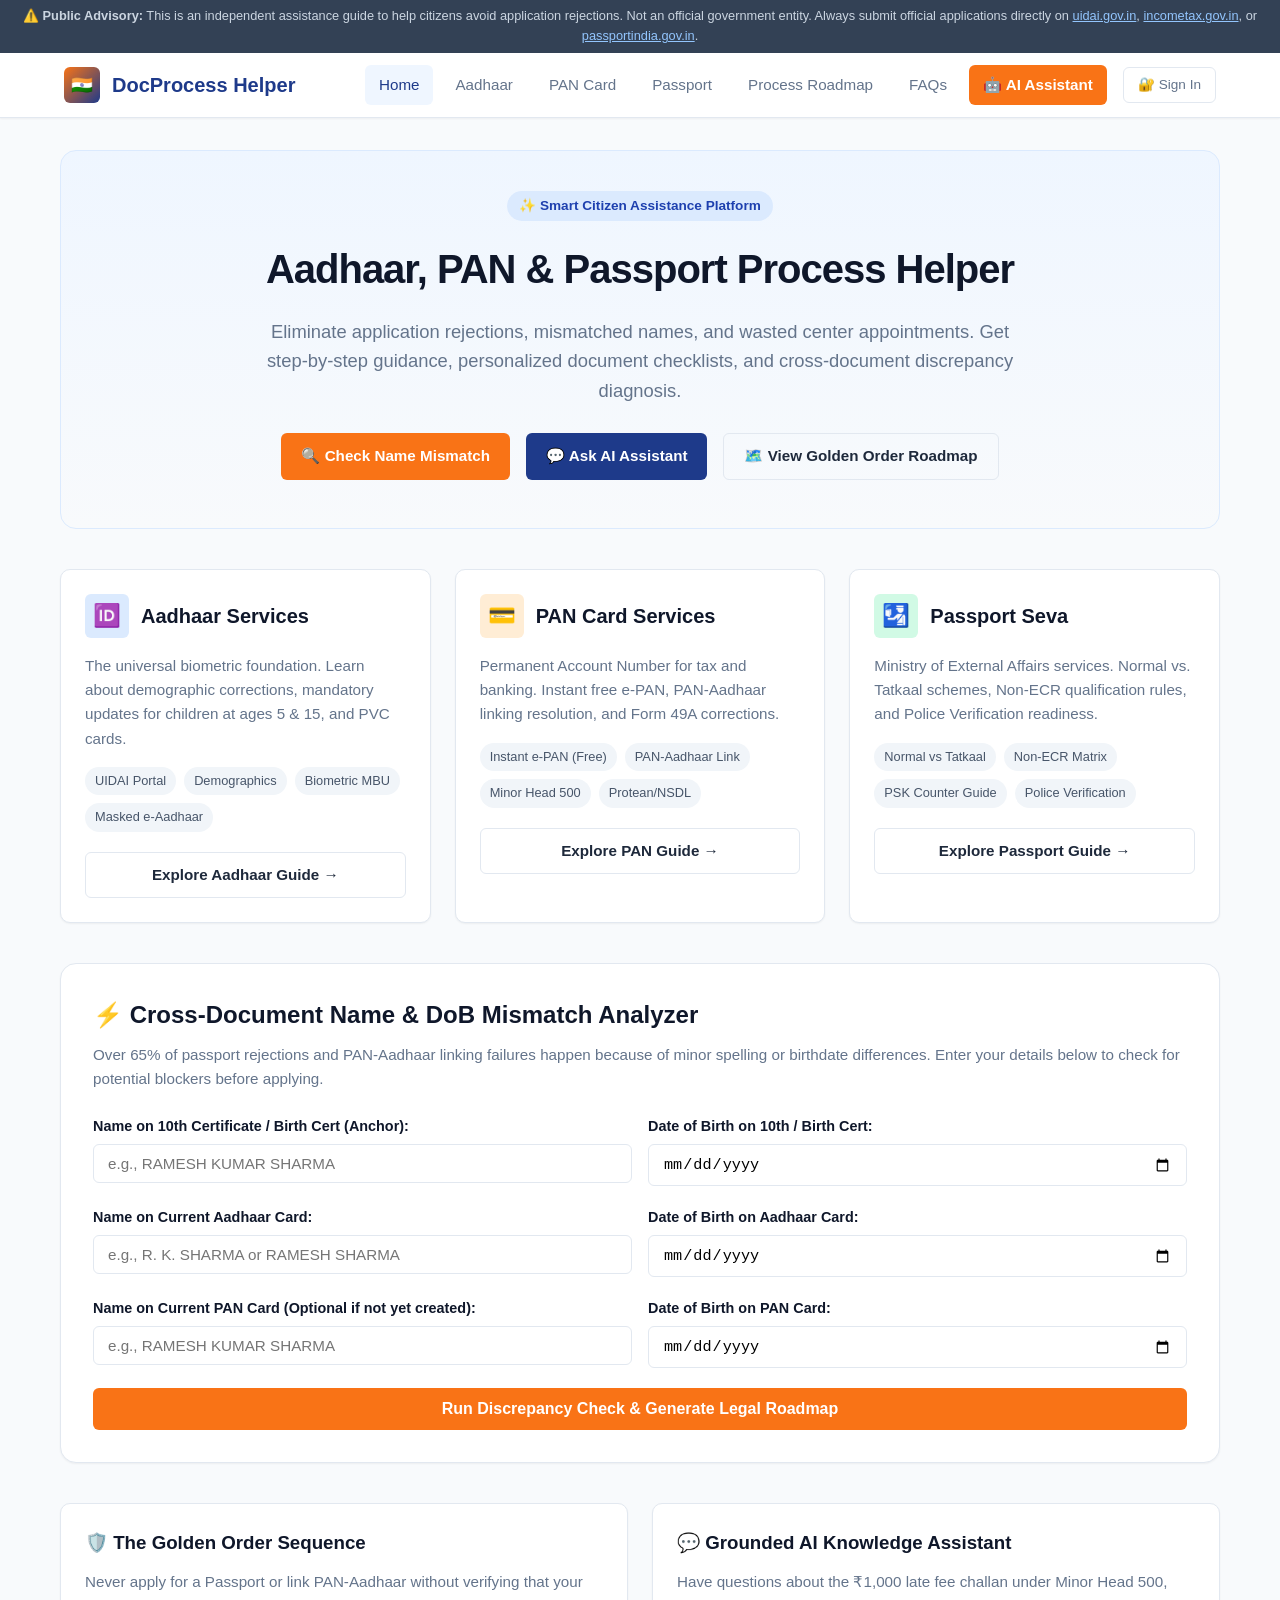
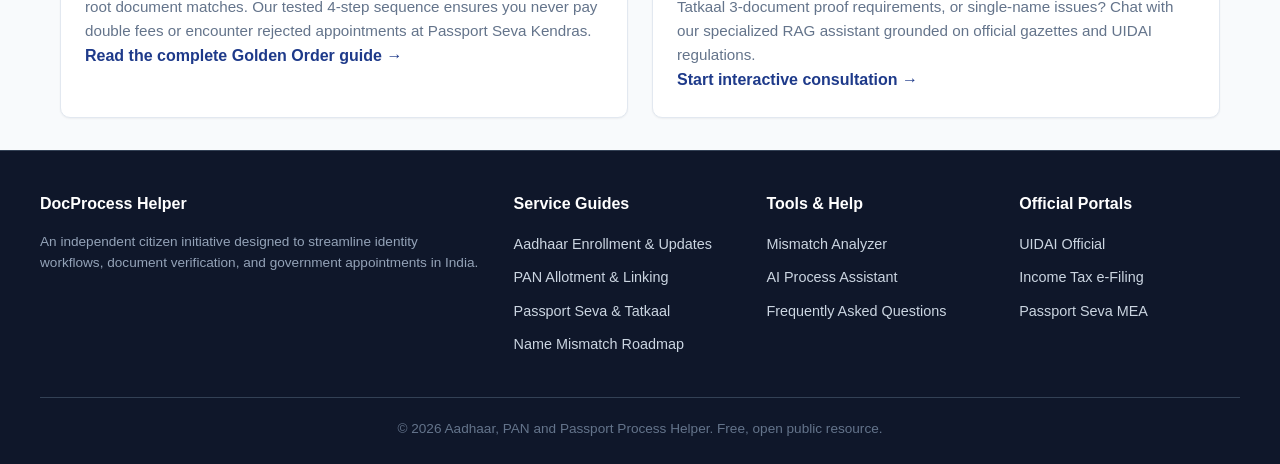
<file: frontend/pages/index.html>
<!DOCTYPE html>
<html lang="en">
<head>
  <meta charset="UTF-8">
  <meta name="viewport" content="width=device-width, initial-scale=1.0">
  <title>Aadhaar, PAN and Passport Process Helper | Citizen Guide</title>
  <link rel="stylesheet" href="../css/style.css">
  <link rel="stylesheet" href="../css/responsive.css">
</head>
<body>

  <!-- Official Advisory Disclaimer -->
  <aside class="gov-disclaimer-bar">
    <span>⚠️ <strong>Public Advisory:</strong> This is an independent assistance guide to help citizens avoid application rejections. Not an official government entity. Always submit official applications directly on <a href="https://uidai.gov.in" target="_blank" rel="noopener">uidai.gov.in</a>, <a href="https://incometax.gov.in" target="_blank" rel="noopener">incometax.gov.in</a>, or <a href="https://passportindia.gov.in" target="_blank" rel="noopener">passportindia.gov.in</a>.</span>
  </aside>

  <!-- Navigation Header -->
  <header class="site-header">
    <div class="header-container">
      <a href="index.html" class="brand-logo">
        <div class="brand-icon">🇮🇳</div>
        <span>DocProcess Helper</span>
      </a>

      <button class="mobile-menu-btn" aria-label="Toggle navigation">☰</button>

      <nav class="main-nav">
        <a href="index.html" class="active">Home</a>
        <a href="aadhaar.html">Aadhaar</a>
        <a href="pan.html">PAN Card</a>
        <a href="passport.html">Passport</a>
        <a href="process-guide.html">Process Roadmap</a>
        <a href="faq.html">FAQs</a>
        <a href="chatbot.html" class="nav-cta">🤖 AI Assistant</a>
      </nav>
    </div>
  </header>

  <!-- Main Content -->
  <main class="content-area">

    <!-- Hero Section -->
    <section class="hero-section">
      <div class="hero-badge">✨ Smart Citizen Assistance Platform</div>
      <h1 class="hero-title">Aadhaar, PAN & Passport Process Helper</h1>
      <p class="hero-subtitle">
        Eliminate application rejections, mismatched names, and wasted center appointments. 
        Get step-by-step guidance, personalized document checklists, and cross-document discrepancy diagnosis.
      </p>
      <div class="hero-actions">
        <a href="#mismatch-tool" class="btn btn-accent">🔍 Check Name Mismatch</a>
        <a href="chatbot.html" class="btn btn-primary">💬 Ask AI Assistant</a>
        <a href="process-guide.html" class="btn btn-outline">🗺️ View Golden Order Roadmap</a>
      </div>
    </section>

    <!-- Core 3 Services Overview Cards -->
    <section class="grid-3">
      <!-- Aadhaar Card -->
      <div class="card">
        <div class="card-header">
          <div class="card-icon blue">🆔</div>
          <h2 class="card-title">Aadhaar Services</h2>
        </div>
        <div class="card-body">
          <p>The universal biometric foundation. Learn about demographic corrections, mandatory updates for children at ages 5 & 15, and PVC cards.</p>
          <div class="pill-list">
            <span class="pill">UIDAI Portal</span>
            <span class="pill">Demographics</span>
            <span class="pill">Biometric MBU</span>
            <span class="pill">Masked e-Aadhaar</span>
          </div>
          <a href="aadhaar.html" class="btn btn-outline" style="width: 100%;">Explore Aadhaar Guide →</a>
        </div>
      </div>

      <!-- PAN Card -->
      <div class="card">
        <div class="card-header">
          <div class="card-icon orange">💳</div>
          <h2 class="card-title">PAN Card Services</h2>
        </div>
        <div class="card-body">
          <p>Permanent Account Number for tax and banking. Instant free e-PAN, PAN-Aadhaar linking resolution, and Form 49A corrections.</p>
          <div class="pill-list">
            <span class="pill">Instant e-PAN (Free)</span>
            <span class="pill">PAN-Aadhaar Link</span>
            <span class="pill">Minor Head 500</span>
            <span class="pill">Protean/NSDL</span>
          </div>
          <a href="pan.html" class="btn btn-outline" style="width: 100%;">Explore PAN Guide →</a>
        </div>
      </div>

      <!-- Passport Card -->
      <div class="card">
        <div class="card-header">
          <div class="card-icon emerald">🛂</div>
          <h2 class="card-title">Passport Seva</h2>
        </div>
        <div class="card-body">
          <p>Ministry of External Affairs services. Normal vs. Tatkaal schemes, Non-ECR qualification rules, and Police Verification readiness.</p>
          <div class="pill-list">
            <span class="pill">Normal vs Tatkaal</span>
            <span class="pill">Non-ECR Matrix</span>
            <span class="pill">PSK Counter Guide</span>
            <span class="pill">Police Verification</span>
          </div>
          <a href="passport.html" class="btn btn-outline" style="width: 100%;">Explore Passport Guide →</a>
        </div>
      </div>
    </section>

    <!-- Cross-Document Discrepancy Analyzer Tool -->
    <section id="mismatch-tool" class="tool-box">
      <div class="tool-header">
        <h2 class="tool-title">⚡ Cross-Document Name & DoB Mismatch Analyzer</h2>
        <p style="color: var(--text-muted); font-size: 0.95rem;">
          Over 65% of passport rejections and PAN-Aadhaar linking failures happen because of minor spelling or birthdate differences. Enter your details below to check for potential blockers before applying.
        </p>
      </div>

      <form id="mismatch-form">
        <div class="form-row">
          <div class="form-group">
            <label for="input-10th-name">Name on 10th Certificate / Birth Cert (Anchor):</label>
            <input type="text" id="input-10th-name" placeholder="e.g., RAMESH KUMAR SHARMA" required>
          </div>
          <div class="form-group">
            <label for="input-10th-dob">Date of Birth on 10th / Birth Cert:</label>
            <input type="date" id="input-10th-dob">
          </div>
        </div>

        <div class="form-row">
          <div class="form-group">
            <label for="input-aadhaar-name">Name on Current Aadhaar Card:</label>
            <input type="text" id="input-aadhaar-name" placeholder="e.g., R. K. SHARMA or RAMESH SHARMA" required>
          </div>
          <div class="form-group">
            <label for="input-aadhaar-dob">Date of Birth on Aadhaar Card:</label>
            <input type="date" id="input-aadhaar-dob">
          </div>
        </div>

        <div class="form-row">
          <div class="form-group">
            <label for="input-pan-name">Name on Current PAN Card (Optional if not yet created):</label>
            <input type="text" id="input-pan-name" placeholder="e.g., RAMESH KUMAR SHARMA">
          </div>
          <div class="form-group">
            <label for="input-pan-dob">Date of Birth on PAN Card:</label>
            <input type="date" id="input-pan-dob">
          </div>
        </div>

        <button type="submit" class="btn btn-accent" style="width: 100%; padding: 12px; font-size: 1rem;">
          Run Discrepancy Check & Generate Legal Roadmap
        </button>
      </form>

      <!-- Results Box -->
      <div id="mismatch-result" class="diagnosis-container"></div>
    </section>

    <!-- Why Us / Value Proposition -->
    <section class="grid-2">
      <div class="card">
        <h3 style="color: var(--secondary); margin-bottom: 12px;">🛡️ The Golden Order Sequence</h3>
        <p style="color: var(--text-muted); font-size: 0.95rem; line-height: 1.6;">
          Never apply for a Passport or link PAN-Aadhaar without verifying that your root document matches.
          Our tested 4-step sequence ensures you never pay double fees or encounter rejected appointments at Passport Seva Kendras.
        </p>
        <a href="process-guide.html" style="color: var(--primary); font-weight: 600; text-decoration: none;">Read the complete Golden Order guide →</a>
      </div>

      <div class="card">
        <h3 style="color: var(--secondary); margin-bottom: 12px;">💬 Grounded AI Knowledge Assistant</h3>
        <p style="color: var(--text-muted); font-size: 0.95rem; line-height: 1.6;">
          Have questions about the ₹1,000 late fee challan under Minor Head 500, Tatkaal 3-document proof requirements, or single-name issues?
          Chat with our specialized RAG assistant grounded on official gazettes and UIDAI regulations.
        </p>
        <a href="chatbot.html" style="color: var(--primary); font-weight: 600; text-decoration: none;">Start interactive consultation →</a>
      </div>
    </section>

  </main>

  <!-- Footer -->
  <footer class="site-footer">
    <div class="footer-container">
      <div class="footer-col">
        <h4 style="color: white;">DocProcess Helper</h4>
        <p style="font-size: 0.85rem; color: #94a3b8; line-height: 1.6;">
          An independent citizen initiative designed to streamline identity workflows, document verification, and government appointments in India.
        </p>
      </div>

      <div class="footer-col">
        <h4>Service Guides</h4>
        <ul>
          <li><a href="aadhaar.html">Aadhaar Enrollment & Updates</a></li>
          <li><a href="pan.html">PAN Allotment & Linking</a></li>
          <li><a href="passport.html">Passport Seva & Tatkaal</a></li>
          <li><a href="process-guide.html">Name Mismatch Roadmap</a></li>
        </ul>
      </div>

      <div class="footer-col">
        <h4>Tools & Help</h4>
        <ul>
          <li><a href="#mismatch-tool">Mismatch Analyzer</a></li>
          <li><a href="chatbot.html">AI Process Assistant</a></li>
          <li><a href="faq.html">Frequently Asked Questions</a></li>
        </ul>
      </div>

      <div class="footer-col">
        <h4>Official Portals</h4>
        <ul>
          <li><a href="https://uidai.gov.in" target="_blank" rel="noopener">UIDAI Official</a></li>
          <li><a href="https://incometax.gov.in" target="_blank" rel="noopener">Income Tax e-Filing</a></li>
          <li><a href="https://passportindia.gov.in" target="_blank" rel="noopener">Passport Seva MEA</a></li>
        </ul>
      </div>
    </div>

    <div class="footer-bottom">
      <p>© 2026 Aadhaar, PAN and Passport Process Helper. Free, open public resource.</p>
    </div>
  </footer>

  <script src="../js/main.js"></script>
</body>
</html>
</file>
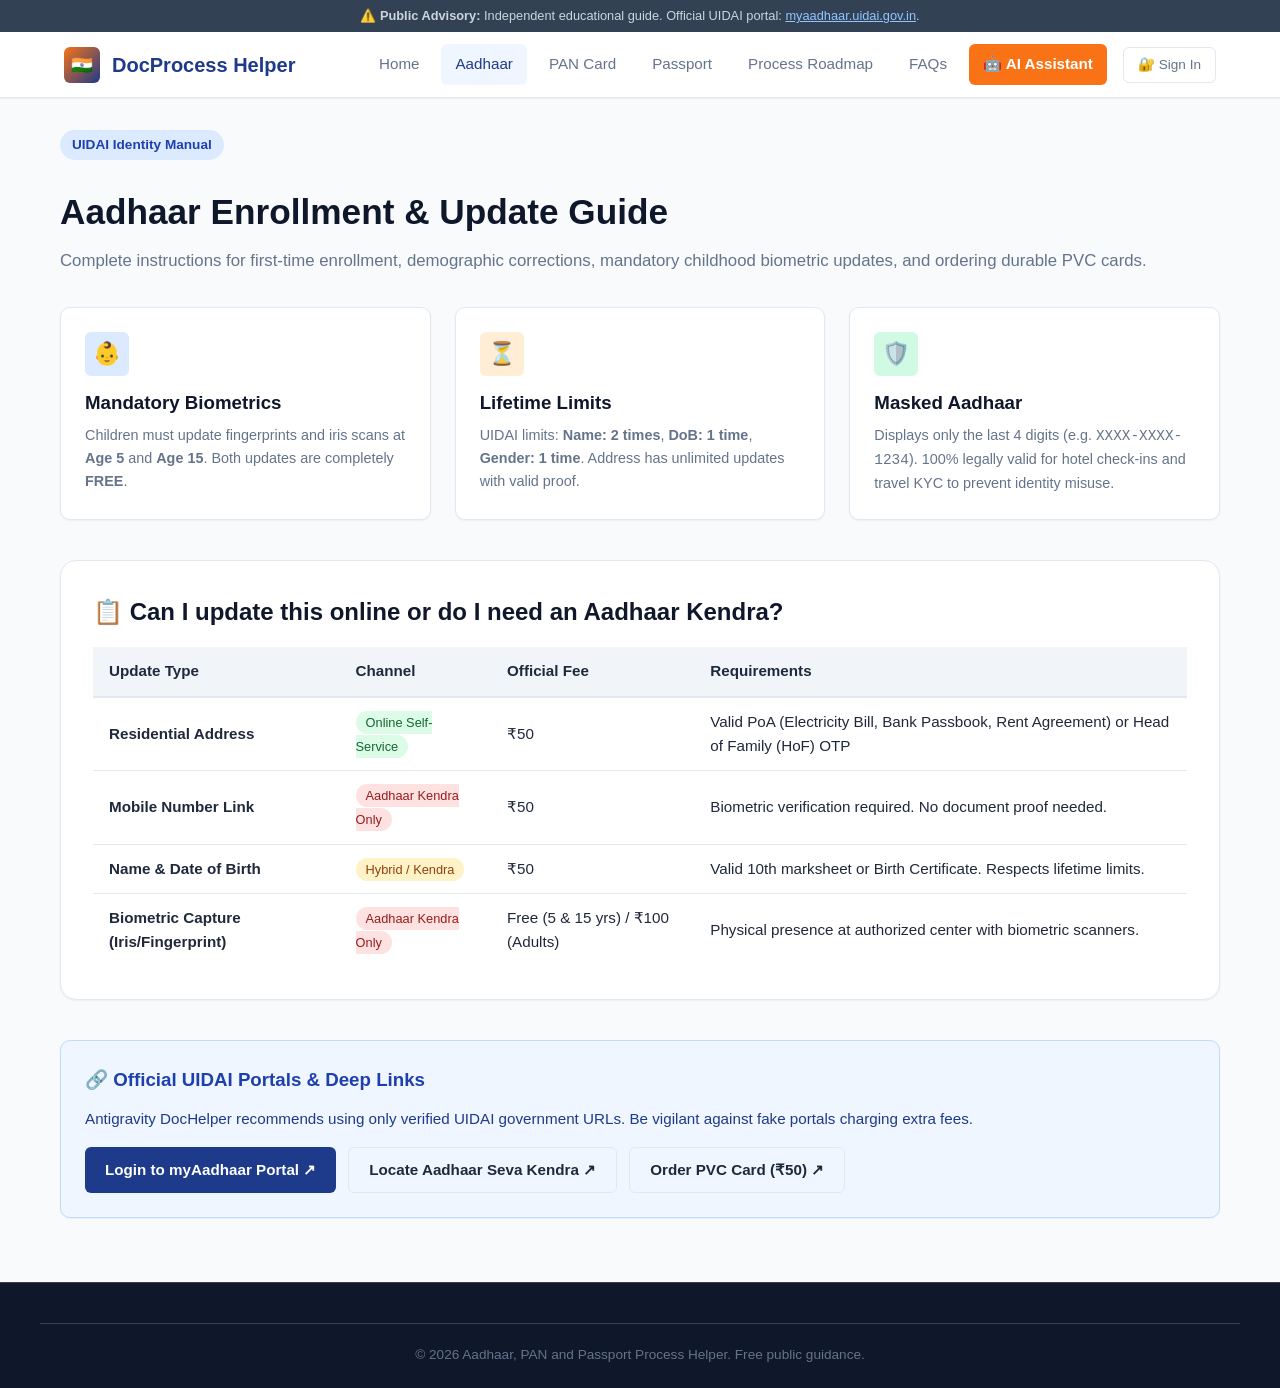
<file: frontend/pages/aadhaar.html>
<!DOCTYPE html>
<html lang="en">
<head>
  <meta charset="UTF-8">
  <meta name="viewport" content="width=device-width, initial-scale=1.0">
  <title>Aadhaar Card Complete Process Guide | Enrollment, Updates & Rules</title>
  <link rel="stylesheet" href="../css/style.css">
  <link rel="stylesheet" href="../css/responsive.css">
</head>
<body>

  <aside class="gov-disclaimer-bar">
    <span>⚠️ <strong>Public Advisory:</strong> Independent educational guide. Official UIDAI portal: <a href="https://myaadhaar.uidai.gov.in" target="_blank" rel="noopener">myaadhaar.uidai.gov.in</a>.</span>
  </aside>

  <header class="site-header">
    <div class="header-container">
      <a href="index.html" class="brand-logo">
        <div class="brand-icon">🇮🇳</div>
        <span>DocProcess Helper</span>
      </a>
      <button class="mobile-menu-btn" aria-label="Toggle navigation">☰</button>
      <nav class="main-nav">
        <a href="index.html">Home</a>
        <a href="aadhaar.html" class="active">Aadhaar</a>
        <a href="pan.html">PAN Card</a>
        <a href="passport.html">Passport</a>
        <a href="process-guide.html">Process Roadmap</a>
        <a href="faq.html">FAQs</a>
        <a href="chatbot.html" class="nav-cta">🤖 AI Assistant</a>
      </nav>
    </div>
  </header>

  <main class="content-area">
    <div style="margin-bottom: 32px;">
      <span class="hero-badge">UIDAI Identity Manual</span>
      <h1 style="font-size: 2.2rem; color: var(--secondary); margin: 8px 0;">Aadhaar Enrollment & Update Guide</h1>
      <p style="color: var(--text-muted); font-size: 1.05rem;">
        Complete instructions for first-time enrollment, demographic corrections, mandatory childhood biometric updates, and ordering durable PVC cards.
      </p>
    </div>

    <!-- Quick Stats Grid -->
    <div class="grid-3">
      <div class="card">
        <div class="card-icon blue">👶</div>
        <h3 style="margin: 12px 0 6px; color: var(--secondary);">Mandatory Biometrics</h3>
        <p style="font-size: 0.9rem; color: var(--text-muted);">
          Children must update fingerprints and iris scans at <strong>Age 5</strong> and <strong>Age 15</strong>. Both updates are completely <strong>FREE</strong>.
        </p>
      </div>

      <div class="card">
        <div class="card-icon orange">⏳</div>
        <h3 style="margin: 12px 0 6px; color: var(--secondary);">Lifetime Limits</h3>
        <p style="font-size: 0.9rem; color: var(--text-muted);">
          UIDAI limits: <strong>Name: 2 times</strong>, <strong>DoB: 1 time</strong>, <strong>Gender: 1 time</strong>. Address has unlimited updates with valid proof.
        </p>
      </div>

      <div class="card">
        <div class="card-icon emerald">🛡️</div>
        <h3 style="margin: 12px 0 6px; color: var(--secondary);">Masked Aadhaar</h3>
        <p style="font-size: 0.9rem; color: var(--text-muted);">
          Displays only the last 4 digits (e.g. <code>XXXX-XXXX-1234</code>). 100% legally valid for hotel check-ins and travel KYC to prevent identity misuse.
        </p>
      </div>
    </div>

    <!-- Online vs In-Person Decision Guide -->
    <section class="tool-box">
      <h2 class="tool-title">📋 Can I update this online or do I need an Aadhaar Kendra?</h2>
      <div style="overflow-x: auto; margin-top: 16px;">
        <table style="width: 100%; border-collapse: collapse; text-align: left; font-size: 0.95rem;">
          <thead>
            <tr style="background: #f1f5f9; border-bottom: 2px solid var(--border);">
              <th style="padding: 12px 16px;">Update Type</th>
              <th style="padding: 12px 16px;">Channel</th>
              <th style="padding: 12px 16px;">Official Fee</th>
              <th style="padding: 12px 16px;">Requirements</th>
            </tr>
          </thead>
          <tbody>
            <tr style="border-bottom: 1px solid var(--border);">
              <td style="padding: 12px 16px; font-weight: 600;">Residential Address</td>
              <td style="padding: 12px 16px;"><span class="pill" style="background: #dcfce7; color: #166534;">Online Self-Service</span></td>
              <td style="padding: 12px 16px;">₹50</td>
              <td style="padding: 12px 16px;">Valid PoA (Electricity Bill, Bank Passbook, Rent Agreement) or Head of Family (HoF) OTP</td>
            </tr>
            <tr style="border-bottom: 1px solid var(--border);">
              <td style="padding: 12px 16px; font-weight: 600;">Mobile Number Link</td>
              <td style="padding: 12px 16px;"><span class="pill" style="background: #fee2e2; color: #991b1b;">Aadhaar Kendra Only</span></td>
              <td style="padding: 12px 16px;">₹50</td>
              <td style="padding: 12px 16px;">Biometric verification required. No document proof needed.</td>
            </tr>
            <tr style="border-bottom: 1px solid var(--border);">
              <td style="padding: 12px 16px; font-weight: 600;">Name & Date of Birth</td>
              <td style="padding: 12px 16px;"><span class="pill" style="background: #fef3c7; color: #92400e;">Hybrid / Kendra</span></td>
              <td style="padding: 12px 16px;">₹50</td>
              <td style="padding: 12px 16px;">Valid 10th marksheet or Birth Certificate. Respects lifetime limits.</td>
            </tr>
            <tr>
              <td style="padding: 12px 16px; font-weight: 600;">Biometric Capture (Iris/Fingerprint)</td>
              <td style="padding: 12px 16px;"><span class="pill" style="background: #fee2e2; color: #991b1b;">Aadhaar Kendra Only</span></td>
              <td style="padding: 12px 16px;">Free (5 & 15 yrs) / ₹100 (Adults)</td>
              <td style="padding: 12px 16px;">Physical presence at authorized center with biometric scanners.</td>
            </tr>
          </tbody>
        </table>
      </div>
    </section>

    <!-- Official Actions & Links -->
    <section class="card" style="margin-bottom: 32px; background: #eff6ff; border-color: #bfdbfe;">
      <h3 style="color: #1e40af; margin-bottom: 12px;">🔗 Official UIDAI Portals & Deep Links</h3>
      <p style="color: #1e3a8a; font-size: 0.95rem; margin-bottom: 16px;">
        Antigravity DocHelper recommends using only verified UIDAI government URLs. Be vigilant against fake portals charging extra fees.
      </p>
      <div style="display: flex; gap: 12px; flex-wrap: wrap;">
        <a href="https://myaadhaar.uidai.gov.in/" target="_blank" rel="noopener" class="btn btn-primary">Login to myAadhaar Portal ↗</a>
        <a href="https://appointments.uidai.gov.in/easearch.aspx" target="_blank" rel="noopener" class="btn btn-outline">Locate Aadhaar Seva Kendra ↗</a>
        <a href="https://myaadhaar.uidai.gov.in/gen-pvc" target="_blank" rel="noopener" class="btn btn-outline">Order PVC Card (₹50) ↗</a>
      </div>
    </section>

  </main>

  <footer class="site-footer">
    <div class="footer-bottom">
      <p>© 2026 Aadhaar, PAN and Passport Process Helper. Free public guidance.</p>
    </div>
  </footer>

  <script src="../js/main.js"></script>
</body>
</html>
</file>
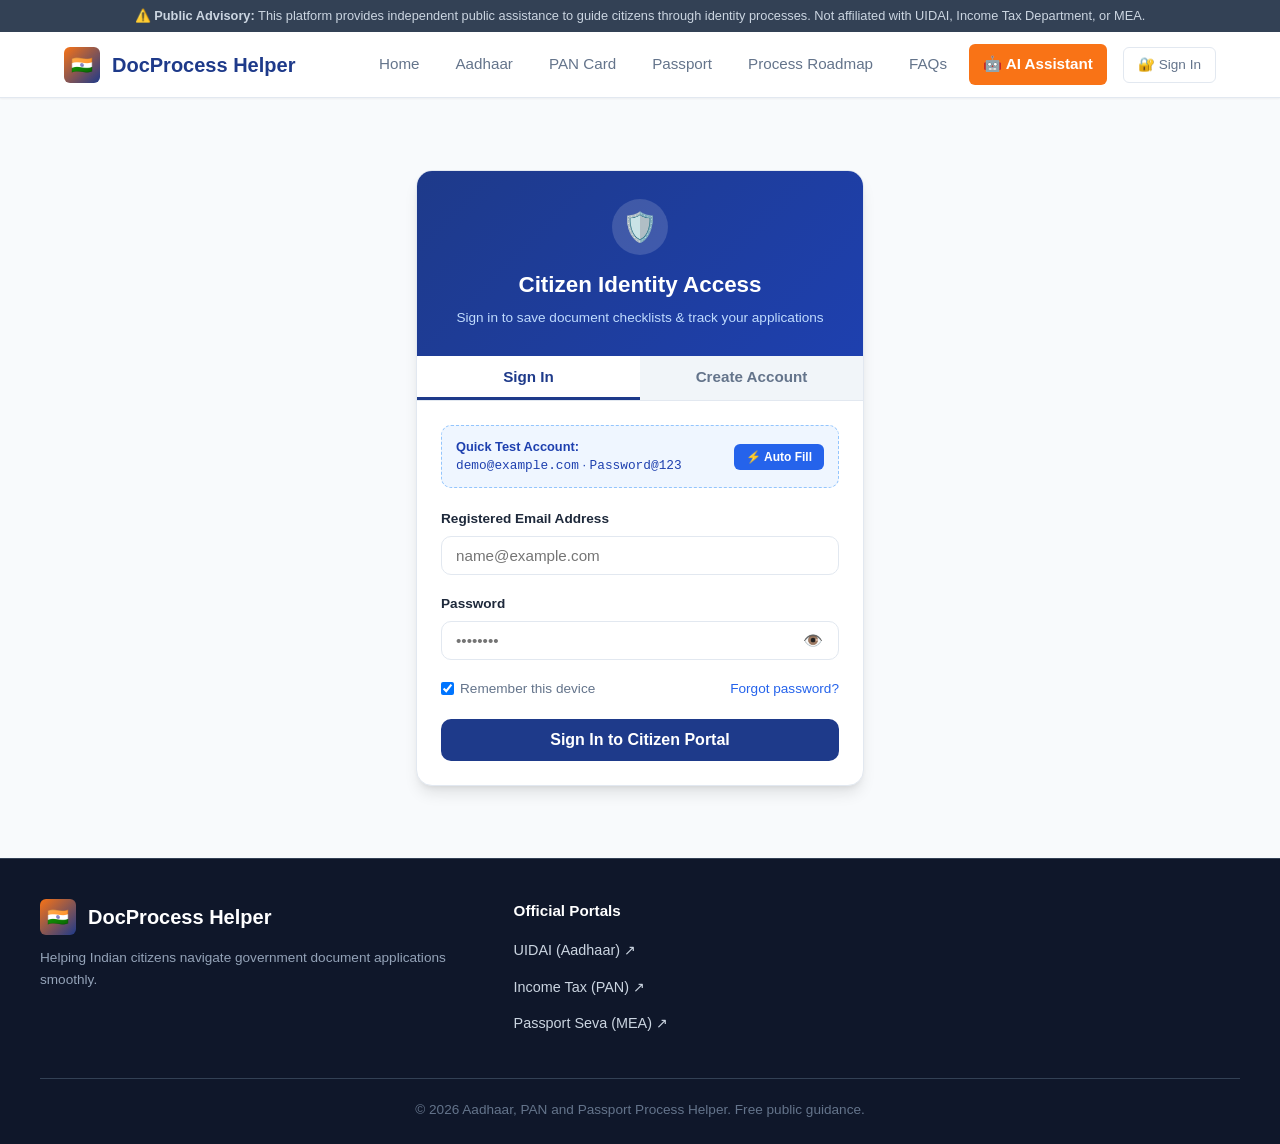
<file: frontend/pages/dashboard.html>
<!DOCTYPE html>
<html lang="en">
<head>
  <meta charset="UTF-8">
  <meta name="viewport" content="width=device-width, initial-scale=1.0">
  <title>Citizen Identity Dashboard | Aadhaar, PAN & Passport Helper</title>
  <link rel="stylesheet" href="../css/style.css">
  <link rel="stylesheet" href="../css/responsive.css">
</head>
<body>

  <!-- Official Advisory Disclaimer -->
  <aside class="gov-disclaimer-bar">
    <span>⚠️ <strong>Public Advisory:</strong> Independent public assistance guide. Never share confidential OTPs, passwords, or original biometric data online.</span>
  </aside>

  <!-- Navigation Header -->
  <header class="site-header">
    <div class="header-container">
      <a href="index.html" class="brand-logo">
        <div class="brand-icon">🇮🇳</div>
        <span>DocProcess Helper</span>
      </a>

      <button class="mobile-menu-btn" aria-label="Toggle navigation">☰</button>

      <nav class="main-nav">
        <a href="index.html">Home</a>
        <a href="aadhaar.html">Aadhaar</a>
        <a href="pan.html">PAN Card</a>
        <a href="passport.html">Passport</a>
        <a href="process-guide.html">Process Roadmap</a>
        <a href="faq.html">FAQs</a>
        <a href="chatbot.html" class="nav-cta">🤖 AI Assistant</a>
        <div id="nav-auth-container" style="display: inline-flex; align-items: center; margin-left: 8px;">
          <!-- Dynamically populated by main.js -->
        </div>
      </nav>
    </div>
  </header>

  <!-- Main Content -->
  <main class="content-area">
    <div class="dashboard-container">

      <!-- Hero Welcome Banner -->
      <div class="dashboard-hero">
        <div class="dashboard-profile-info">
          <div id="user-avatar" class="dashboard-avatar">👤</div>
          <div>
            <div style="display: flex; align-items: center; gap: 8px; margin-bottom: 4px;">
              <h1 id="user-name" style="font-size: 1.5rem; font-weight: 700; margin: 0;">Citizen</h1>
              <span style="background: #22c55e; color: white; font-size: 0.72rem; padding: 2px 8px; border-radius: 12px; font-weight: 600;">ACTIVE</span>
            </div>
            <p id="user-email" style="font-size: 0.9rem; color: #cbd5e1; margin-bottom: 4px;">user@example.com</p>
            <p id="user-member-since" style="font-size: 0.75rem; color: #94a3b8; margin: 0;">Member since: Loading...</p>
          </div>
        </div>

        <div style="display: flex; gap: 10px;">
          <a href="chatbot.html" class="btn btn-primary" style="background: #2563eb; border: none; padding: 10px 18px; font-size: 0.88rem;">🤖 Ask AI Assistant</a>
          <button onclick="handleLogout()" class="btn btn-outline" style="border-color: rgba(255,255,255,0.3); color: white; padding: 10px 18px; font-size: 0.88rem;">Sign Out</button>
        </div>
      </div>

      <!-- Quick Document Readiness Metrics -->
      <div class="dashboard-stats-grid">
        <div class="dashboard-stat-card">
          <div class="dashboard-stat-icon" style="background: #eff6ff; color: #2563eb;">🆔</div>
          <div>
            <div style="font-size: 0.8rem; color: var(--text-muted); font-weight: 600;">Aadhaar Service Guide</div>
            <div style="font-size: 1.1rem; font-weight: 700; color: var(--secondary);">Enrolment & Updates</div>
            <a href="aadhaar.html" style="font-size: 0.8rem; color: #2563eb; text-decoration: underline;">View Requirements ↗</a>
          </div>
        </div>

        <div class="dashboard-stat-card">
          <div class="dashboard-stat-icon" style="background: #fef3c7; color: #d97706;">💳</div>
          <div>
            <div style="font-size: 0.8rem; color: var(--text-muted); font-weight: 600;">PAN Card Service Guide</div>
            <div style="font-size: 1.1rem; font-weight: 700; color: var(--secondary);">Form 49A & Linking</div>
            <a href="pan.html" style="font-size: 0.8rem; color: #2563eb; text-decoration: underline;">View Requirements ↗</a>
          </div>
        </div>

        <div class="dashboard-stat-card">
          <div class="dashboard-stat-icon" style="background: #ecfdf5; color: #059669;">🛂</div>
          <div>
            <div style="font-size: 0.8rem; color: var(--text-muted); font-weight: 600;">Passport Service Guide</div>
            <div style="font-size: 1.1rem; font-weight: 700; color: var(--secondary);">Normal & Tatkaal</div>
            <a href="passport.html" style="font-size: 0.8rem; color: #2563eb; text-decoration: underline;">View Requirements ↗</a>
          </div>
        </div>
      </div>

      <!-- Saved Document Checklists -->
      <div class="card" style="margin-bottom: 24px;">
        <div style="display: flex; justify-content: space-between; align-items: center; margin-bottom: 16px;">
          <h2 class="dashboard-section-title" style="margin: 0;">📋 Your Saved Document Checklists</h2>
          <span id="checklists-badge" style="background: #eff6ff; color: #1e40af; font-size: 0.75rem; padding: 4px 10px; border-radius: 12px; font-weight: 600;">Loading...</span>
        </div>

        <div id="checklists-list">
          <p style="color: var(--text-muted); font-size: 0.9rem;">Checking saved checklists...</p>
        </div>
      </div>

      <!-- Quick Action Utilities -->
      <div style="display: grid; grid-template-columns: repeat(auto-fit, minmax(300px, 1fr)); gap: 20px;">
        <!-- Card 1 -->
        <div class="card">
          <h3 style="font-size: 1.1rem; color: var(--primary); margin-bottom: 8px;">🔍 Name & DoB Mismatch Checker</h3>
          <p style="font-size: 0.85rem; color: var(--text-muted); margin-bottom: 14px;">
            Check discrepancies between your 10th marksheet, Aadhaar, and PAN before applying for Passport.
          </p>
          <a href="index.html#mismatch-analyzer" class="btn btn-outline" style="font-size: 0.85rem; padding: 8px 16px;">Launch Mismatch Analyzer</a>
        </div>

        <!-- Card 2 -->
        <div class="card">
          <h3 style="font-size: 1.1rem; color: var(--primary); margin-bottom: 8px;">🗺️ Step-by-Step Identity Roadmap</h3>
          <p style="font-size: 0.85rem; color: var(--text-muted); margin-bottom: 14px;">
            Follow the golden document creation order to avoid 95% of government application rejections.
          </p>
          <a href="process-guide.html" class="btn btn-outline" style="font-size: 0.85rem; padding: 8px 16px;">View Process Roadmap</a>
        </div>
      </div>

    </div>
  </main>

  <!-- Footer -->
  <footer class="site-footer">
    <div class="footer-bottom">
      <p>© 2026 Aadhaar, PAN and Passport Process Helper. Free public guidance.</p>
    </div>
  </footer>

  <script src="../js/main.js"></script>
  <script>
    document.addEventListener("DOMContentLoaded", () => {
      initDashboard();
    });

    async function initDashboard() {
      const token = localStorage.getItem("auth_token");
      if (!token) {
        window.location.href = "login.html";
        return;
      }

      try {
        const resp = await fetch(`${API_BASE}/api/auth/me`, {
          headers: { "Authorization": `Bearer ${token}` }
        });

        if (!resp.ok) {
          localStorage.removeItem("auth_token");
          localStorage.removeItem("auth_user");
          window.location.href = "login.html";
          return;
        }

        const json = await resp.json();
        const user = json.data.user;

        // Render Profile
        document.getElementById("user-name").innerText = user.full_name || "Citizen";
        document.getElementById("user-email").innerText = user.email || "";
        
        const avatarInitial = (user.full_name || "C").charAt(0).toUpperCase();
        document.getElementById("user-avatar").innerText = avatarInitial;

        if (user.created_at) {
          const date = new Date(user.created_at);
          document.getElementById("user-member-since").innerText = `Citizen account active since ${date.toLocaleDateString()}`;
        }

        // Load Checklists
        loadSavedChecklists(token);

      } catch (err) {
        console.error("Dashboard error:", err);
      }
    }

    async function loadSavedChecklists(token) {
      const container = document.getElementById("checklists-list");
      const badge = document.getElementById("checklists-badge");

      try {
        const resp = await fetch(`${API_BASE}/api/auth/checklists`, {
          headers: { "Authorization": `Bearer ${token}` }
        });

        if (resp.ok) {
          const json = await resp.json();
          const items = json.data || [];

          badge.innerText = `${items.length} saved`;

          if (items.length === 0) {
            container.innerHTML = `
              <div style="background: #f8fafc; border: 1px dashed #cbd5e1; border-radius: var(--radius-md); padding: 24px; text-align: center;">
                <p style="color: var(--text-muted); font-size: 0.9rem; margin-bottom: 12px;">No checklists saved yet. Generate document checklists on our service pages and save them to track your readiness!</p>
                <div style="display: flex; gap: 8px; justify-content: center; flex-wrap: wrap;">
                  <a href="aadhaar.html" class="btn btn-outline" style="font-size: 0.8rem; padding: 6px 12px;">🆔 Aadhaar Checklist</a>
                  <a href="pan.html" class="btn btn-outline" style="font-size: 0.8rem; padding: 6px 12px;">💳 PAN Checklist</a>
                  <a href="passport.html" class="btn btn-outline" style="font-size: 0.8rem; padding: 6px 12px;">🛂 Passport Checklist</a>
                </div>
              </div>
            `;
            return;
          }

          container.innerHTML = items.map(c => {
            const pct = c.total_items > 0 ? Math.round((c.items_checked / c.total_items) * 100) : 0;
            return `
              <div style="border: 1px solid var(--border); border-radius: var(--radius-md); padding: 16px; margin-bottom: 12px; display: flex; justify-content: space-between; align-items: center; flex-wrap: wrap; gap: 12px;">
                <div>
                  <h4 style="font-size: 0.98rem; font-weight: 600; color: var(--secondary); margin-bottom: 4px;">${c.service_title}</h4>
                  <div style="font-size: 0.8rem; color: var(--text-muted);">
                    Prepared ${c.items_checked} of ${c.total_items} documents (${pct}% ready)
                  </div>
                </div>
                <div style="min-width: 140px;">
                  <div style="width: 100%; height: 8px; background: #e2e8f0; border-radius: 4px; overflow: hidden; margin-bottom: 6px;">
                    <div style="width: ${pct}%; height: 100%; background: ${pct === 100 ? '#10b981' : '#3b82f6'};"></div>
                  </div>
                  <div style="text-align: right; font-size: 0.75rem; color: var(--text-muted); font-weight: 600;">${pct}% Complete</div>
                </div>
              </div>
            `;
          }).join("");
        }
      } catch (err) {
        container.innerHTML = `<p style="color: #ef4444; font-size: 0.85rem;">Failed to load saved checklists.</p>`;
      }
    }

    function handleLogout() {
      if (confirm("Are you sure you want to sign out?")) {
        const token = localStorage.getItem("auth_token");
        if (token) {
          fetch(`${API_BASE}/api/auth/logout`, {
            method: "POST",
            headers: { "Authorization": `Bearer ${token}` }
          }).finally(() => {
            localStorage.removeItem("auth_token");
            localStorage.removeItem("auth_user");
            window.location.href = "login.html";
          });
        } else {
          localStorage.removeItem("auth_token");
          localStorage.removeItem("auth_user");
          window.location.href = "login.html";
        }
      }
    }
  </script>
</body>
</html>
</file>
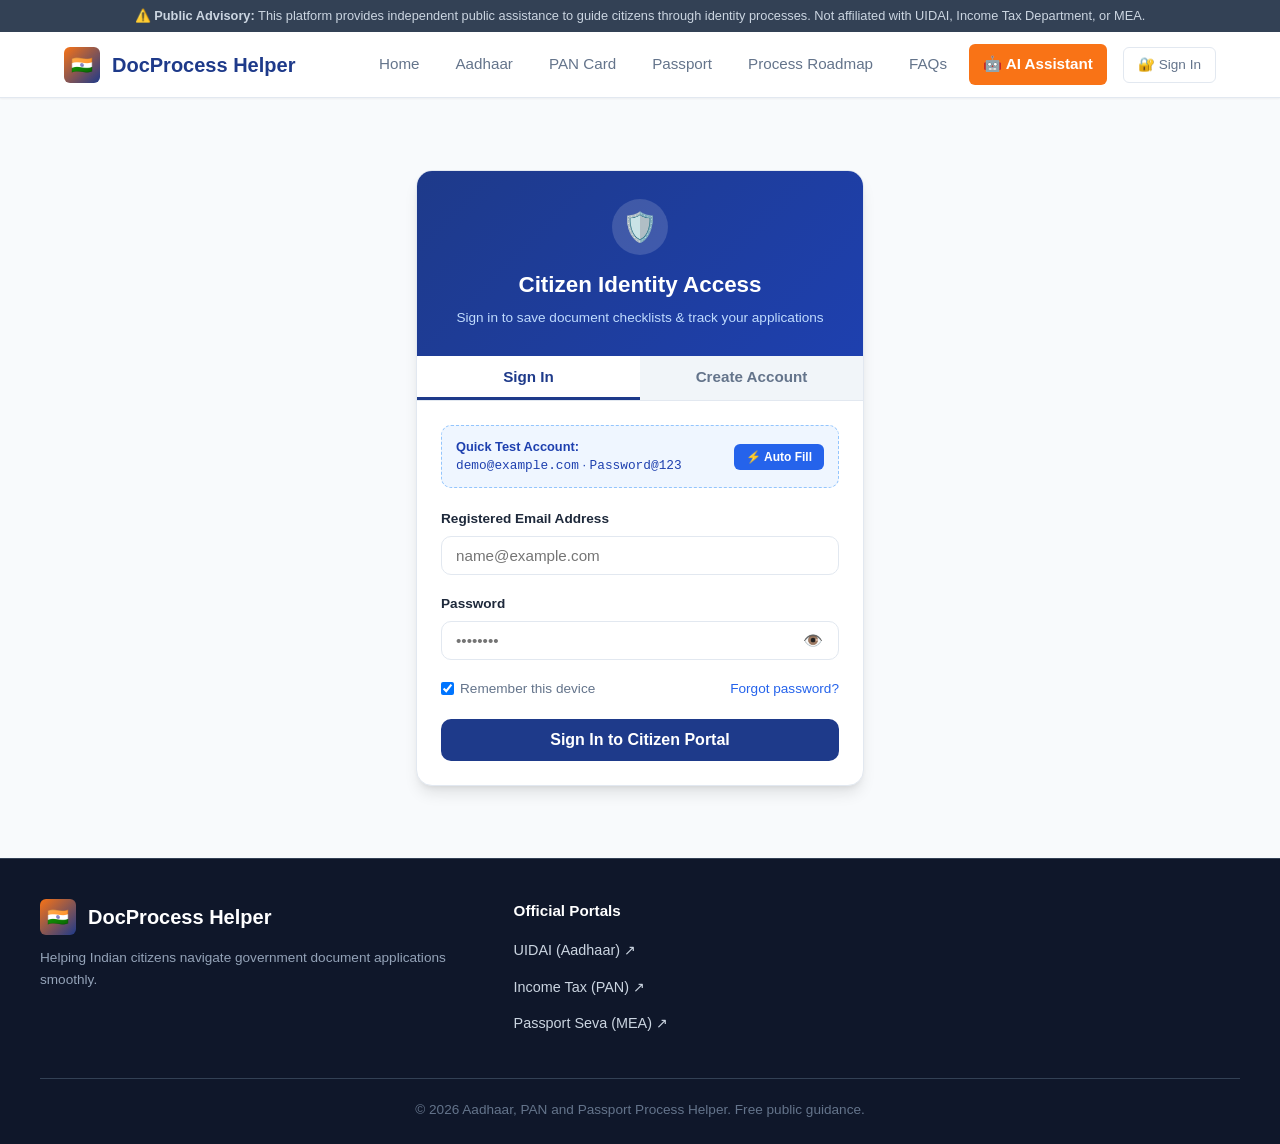
<file: frontend/pages/login.html>
<!DOCTYPE html>
<html lang="en">
<head>
  <meta charset="UTF-8">
  <meta name="viewport" content="width=device-width, initial-scale=1.0">
  <title>Citizen Login & Registration | Aadhaar, PAN & Passport Process Helper</title>
  <link rel="stylesheet" href="../css/style.css">
  <link rel="stylesheet" href="../css/responsive.css">
</head>
<body>

  <!-- Official Advisory Disclaimer -->
  <aside class="gov-disclaimer-bar">
    <span>⚠️ <strong>Public Advisory:</strong> This platform provides independent public assistance to guide citizens through identity processes. Not affiliated with UIDAI, Income Tax Department, or MEA.</span>
  </aside>

  <!-- Navigation Header -->
  <header class="site-header">
    <div class="header-container">
      <a href="index.html" class="brand-logo">
        <div class="brand-icon">🇮🇳</div>
        <span>DocProcess Helper</span>
      </a>

      <button class="mobile-menu-btn" aria-label="Toggle navigation">☰</button>

      <nav class="main-nav">
        <a href="index.html">Home</a>
        <a href="aadhaar.html">Aadhaar</a>
        <a href="pan.html">PAN Card</a>
        <a href="passport.html">Passport</a>
        <a href="process-guide.html">Process Roadmap</a>
        <a href="faq.html">FAQs</a>
        <a href="chatbot.html" class="nav-cta">🤖 AI Assistant</a>
        <div id="nav-auth-container" style="display: inline-flex; align-items: center; margin-left: 8px;">
          <a href="login.html" class="btn btn-outline" style="padding: 6px 14px; font-size: 0.85rem;">🔐 Sign In</a>
        </div>
      </nav>
    </div>
  </header>

  <!-- Main Content -->
  <main class="content-area">
    <div class="auth-wrapper">
      <div class="auth-card">

        <!-- Header -->
        <div class="auth-header">
          <div class="auth-header-icon">🛡️</div>
          <h2>Citizen Identity Access</h2>
          <p>Sign in to save document checklists & track your applications</p>
        </div>

        <!-- Auth Tabs (Sign In / Register) -->
        <div class="auth-tabs">
          <button id="tab-login" class="auth-tab-btn active" onclick="switchAuthTab('login')">Sign In</button>
          <button id="tab-register" class="auth-tab-btn" onclick="switchAuthTab('register')">Create Account</button>
        </div>

        <div class="auth-body">

          <!-- Demo Account Helper Banner -->
          <div class="auth-demo-badge">
            <div class="auth-demo-info">
              <strong>Quick Test Account:</strong><br>
              <span style="font-family: monospace;">demo@example.com</span> · <span style="font-family: monospace;">Password@123</span>
            </div>
            <button type="button" class="auth-demo-btn" onclick="fillDemoCredentials()">⚡ Auto Fill</button>
          </div>

          <!-- Alert message box -->
          <div id="auth-alert" class="auth-alert"></div>

          <!-- LOGIN FORM -->
          <form id="form-login" onsubmit="handleLogin(event)">
            <div class="auth-form-group">
              <label for="login-email">Registered Email Address</label>
              <div class="auth-input-wrapper">
                <input type="email" id="login-email" placeholder="name@example.com" required autocomplete="email">
              </div>
            </div>

            <div class="auth-form-group">
              <label for="login-password">Password</label>
              <div class="auth-input-wrapper">
                <input type="password" id="login-password" placeholder="••••••••" required autocomplete="current-password">
                <button type="button" class="auth-pwd-toggle" onclick="togglePasswordVisibility('login-password')">👁️</button>
              </div>
            </div>

            <div style="display: flex; justify-content: space-between; align-items: center; margin-bottom: 20px; font-size: 0.85rem;">
              <label style="display: flex; align-items: center; gap: 6px; cursor: pointer; color: var(--text-muted);">
                <input type="checkbox" id="remember-me" checked> Remember this device
              </label>
              <a href="#" onclick="alert('For this demonstration helper, you can use the standard demo credentials or create a new account.'); return false;" style="color: #2563eb; text-decoration: none;">Forgot password?</a>
            </div>

            <button type="submit" id="btn-login-submit" class="auth-submit-btn">Sign In to Citizen Portal</button>
          </form>

          <!-- REGISTER FORM (Hidden by default) -->
          <form id="form-register" style="display: none;" onsubmit="handleRegister(event)">
            <div class="auth-form-group">
              <label for="reg-name">Full Legal Name</label>
              <div class="auth-input-wrapper">
                <input type="text" id="reg-name" placeholder="e.g. Ramesh Sharma" required autocomplete="name">
              </div>
            </div>

            <div class="auth-form-group">
              <label for="reg-email">Email Address</label>
              <div class="auth-input-wrapper">
                <input type="email" id="reg-email" placeholder="name@example.com" required autocomplete="email">
              </div>
            </div>

            <div class="auth-form-group">
              <label for="reg-password">Create Secure Password</label>
              <div class="auth-input-wrapper">
                <input type="password" id="reg-password" placeholder="At least 6 characters" required autocomplete="new-password">
                <button type="button" class="auth-pwd-toggle" onclick="togglePasswordVisibility('reg-password')">👁️</button>
              </div>
            </div>

            <div style="margin-bottom: 20px; font-size: 0.8rem; color: var(--text-muted); line-height: 1.4;">
              ℹ️ Your account allows you to securely track identity checklist progress across devices. We never share your details.
            </div>

            <button type="submit" id="btn-register-submit" class="auth-submit-btn">Create Citizen Account</button>
          </form>

        </div>
      </div>
    </div>
  </main>

  <!-- Footer -->
  <footer class="site-footer">
    <div class="footer-container">
      <div class="footer-col">
        <div class="brand-logo" style="color: white; margin-bottom: 12px;">
          <div class="brand-icon">🇮🇳</div>
          <span>DocProcess Helper</span>
        </div>
        <p style="font-size: 0.85rem; color: #94a3b8;">Helping Indian citizens navigate government document applications smoothly.</p>
      </div>
      <div class="footer-col">
        <h4 style="color: white; font-size: 0.95rem; margin-bottom: 12px;">Official Portals</h4>
        <ul style="list-style: none; font-size: 0.85rem; line-height: 2;">
          <li><a href="https://myaadhaar.uidai.gov.in" target="_blank" rel="noopener" style="color: #cbd5e1; text-decoration: none;">UIDAI (Aadhaar) ↗</a></li>
          <li><a href="https://eportal.incometax.gov.in" target="_blank" rel="noopener" style="color: #cbd5e1; text-decoration: none;">Income Tax (PAN) ↗</a></li>
          <li><a href="https://passportindia.gov.in" target="_blank" rel="noopener" style="color: #cbd5e1; text-decoration: none;">Passport Seva (MEA) ↗</a></li>
        </ul>
      </div>
    </div>
    <div class="footer-bottom">
      <p>© 2026 Aadhaar, PAN and Passport Process Helper. Free public guidance.</p>
    </div>
  </footer>

  <script src="../js/main.js"></script>
  <script>
    // Tab switching
    function switchAuthTab(tab) {
      const loginForm = document.getElementById("form-login");
      const registerForm = document.getElementById("form-register");
      const loginTab = document.getElementById("tab-login");
      const regTab = document.getElementById("tab-register");
      const alertBox = document.getElementById("auth-alert");

      alertBox.style.display = "none";

      if (tab === "login") {
        loginForm.style.display = "block";
        registerForm.style.display = "none";
        loginTab.classList.add("active");
        regTab.classList.remove("active");
      } else {
        loginForm.style.display = "none";
        registerForm.style.display = "block";
        loginTab.classList.remove("active");
        regTab.classList.add("active");
      }
    }

    // Toggle Password visibility
    function togglePasswordVisibility(fieldId) {
      const field = document.getElementById(fieldId);
      if (field) {
        field.type = field.type === "password" ? "text" : "password";
      }
    }

    // Auto-fill demo credentials
    function fillDemoCredentials() {
      switchAuthTab("login");
      document.getElementById("login-email").value = "demo@example.com";
      document.getElementById("login-password").value = "Password@123";
      showAlert("Demo credentials populated! Click 'Sign In to Citizen Portal' below.", "success");
    }

    // Display Alert
    function showAlert(message, type) {
      const alertBox = document.getElementById("auth-alert");
      alertBox.className = `auth-alert ${type}`;
      alertBox.innerText = message;
      alertBox.style.display = "block";
    }

    // Handle Login
    async function handleLogin(e) {
      e.preventDefault();
      const email = document.getElementById("login-email").value.trim();
      const password = document.getElementById("login-password").value;
      const btn = document.getElementById("btn-login-submit");

      btn.disabled = true;
      btn.innerText = "Authenticating...";

      try {
        const resp = await fetch(`${API_BASE}/api/auth/login`, {
          method: "POST",
          headers: { "Content-Type": "application/json" },
          body: JSON.stringify({ email, password })
        });
        const res = await resp.json();

        if (resp.ok && res.status === "success") {
          localStorage.setItem("auth_token", res.data.token);
          localStorage.setItem("auth_user", JSON.stringify(res.data.user));
          showAlert("Login successful! Redirecting to Citizen Dashboard...", "success");
          setTimeout(() => {
            window.location.href = "dashboard.html";
          }, 800);
        } else {
          showAlert(res.message || "Invalid credentials. Please verify your details.", "error");
        }
      } catch (err) {
        showAlert("Cannot reach authentication server. Please check your connection.", "error");
      } finally {
        btn.disabled = false;
        btn.innerText = "Sign In to Citizen Portal";
      }
    }

    // Handle Register
    async function handleRegister(e) {
      e.preventDefault();
      const full_name = document.getElementById("reg-name").value.trim();
      const email = document.getElementById("reg-email").value.trim();
      const password = document.getElementById("reg-password").value;
      const btn = document.getElementById("btn-register-submit");

      if (password.length < 6) {
        showAlert("Password must be at least 6 characters long.", "error");
        return;
      }

      btn.disabled = true;
      btn.innerText = "Creating Account...";

      try {
        const resp = await fetch(`${API_BASE}/api/auth/register`, {
          method: "POST",
          headers: { "Content-Type": "application/json" },
          body: JSON.stringify({ email, full_name, password })
        });
        const res = await resp.json();

        if (resp.status === 201 && res.status === "success" || res.status === "success") {
          localStorage.setItem("auth_token", res.data.token);
          localStorage.setItem("auth_user", JSON.stringify(res.data.user));
          showAlert("Account created successfully! Redirecting to Dashboard...", "success");
          setTimeout(() => {
            window.location.href = "dashboard.html";
          }, 800);
        } else {
          showAlert(res.message || "Registration failed. Please check your information.", "error");
        }
      } catch (err) {
        showAlert("Cannot reach server. Please check your connection.", "error");
      } finally {
        btn.disabled = false;
        btn.innerText = "Create Citizen Account";
      }
    }

    // If user is already logged in, redirect to dashboard
    document.addEventListener("DOMContentLoaded", () => {
      const token = localStorage.getItem("auth_token");
      if (token) {
        // Check if token is still valid
        fetch(`${API_BASE}/api/auth/me`, {
          headers: { "Authorization": `Bearer ${token}` }
        }).then(r => {
          if (r.ok) {
            window.location.href = "dashboard.html";
          }
        }).catch(() => {});
      }
    });
  </script>
</body>
</html>
</file>
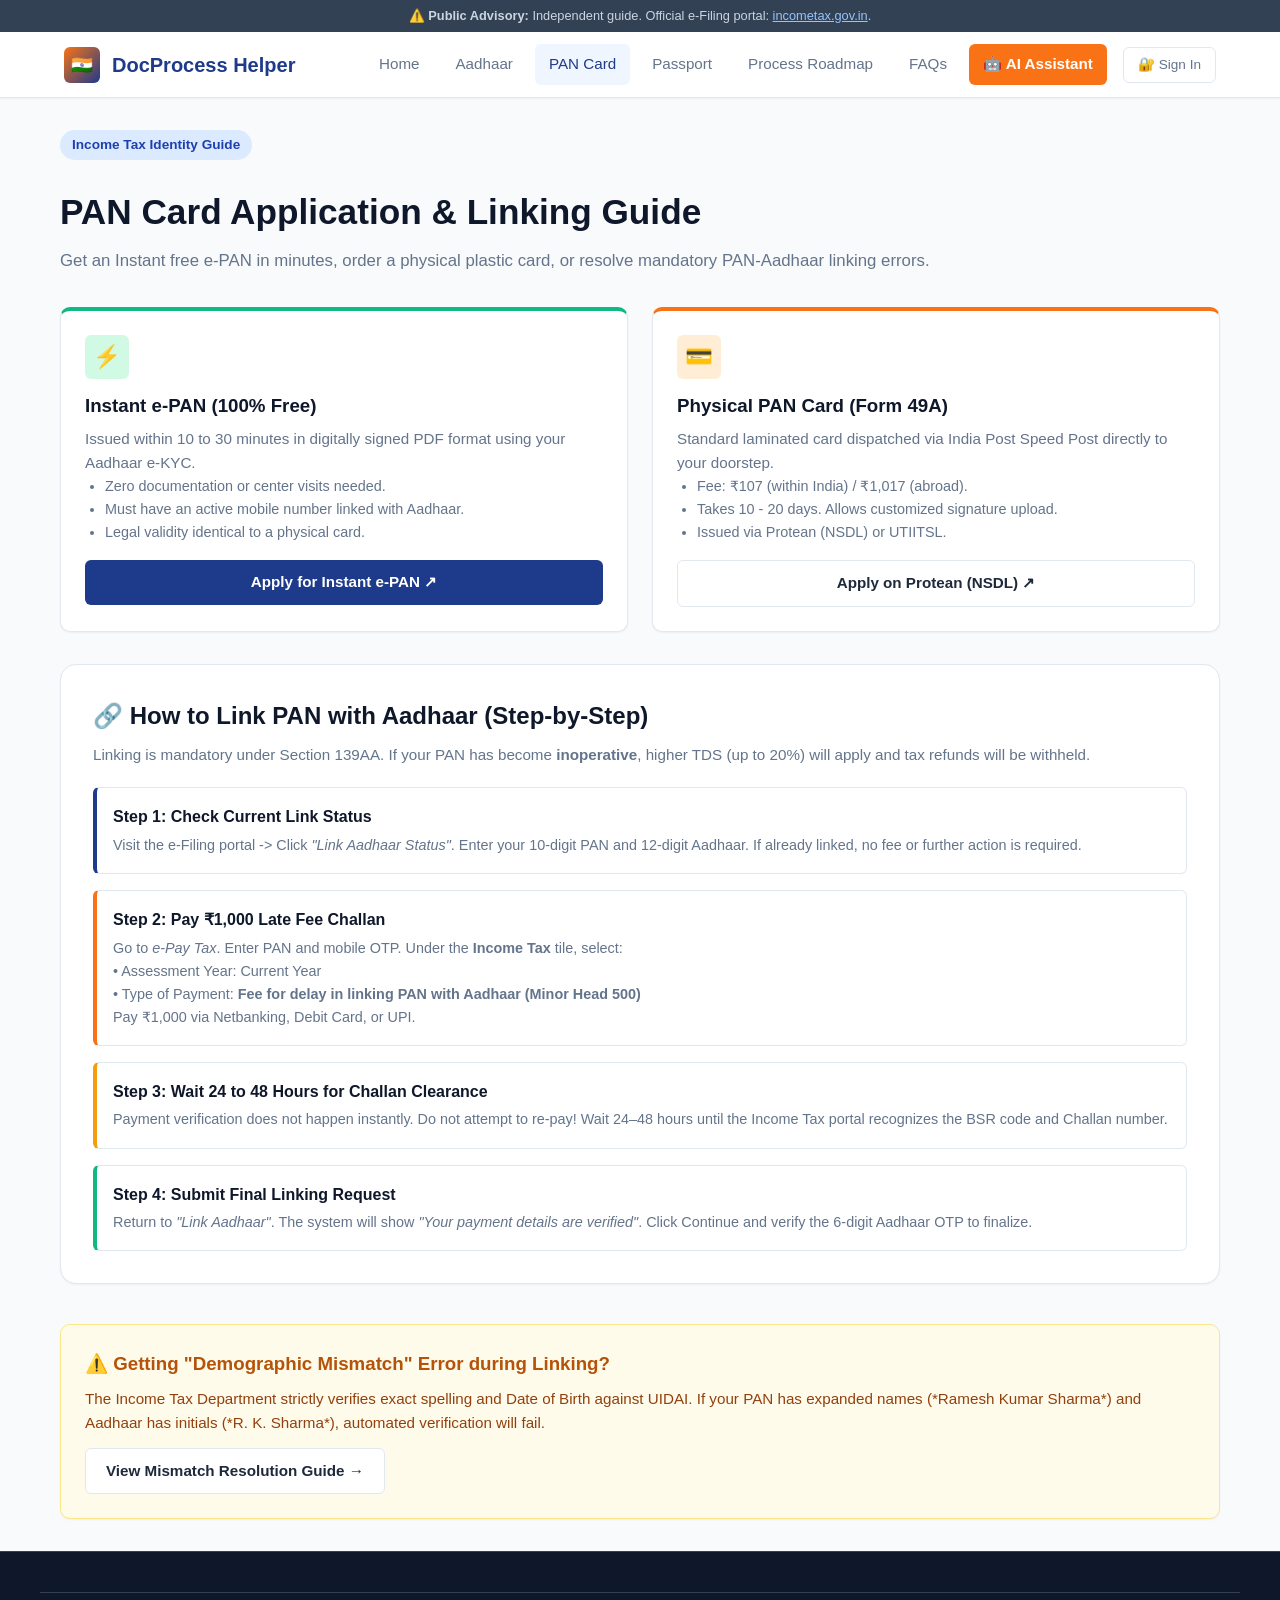
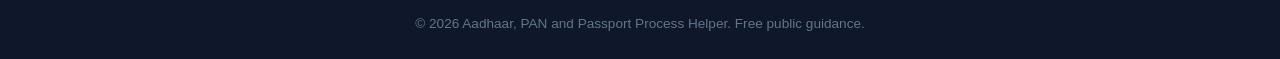
<file: frontend/pages/pan.html>
<!DOCTYPE html>
<html lang="en">
<head>
  <meta charset="UTF-8">
  <meta name="viewport" content="width=device-width, initial-scale=1.0">
  <title>PAN Card Complete Guide | Instant e-PAN, Form 49A & Linking</title>
  <link rel="stylesheet" href="../css/style.css">
  <link rel="stylesheet" href="../css/responsive.css">
</head>
<body>

  <aside class="gov-disclaimer-bar">
    <span>⚠️ <strong>Public Advisory:</strong> Independent guide. Official e-Filing portal: <a href="https://incometax.gov.in" target="_blank" rel="noopener">incometax.gov.in</a>.</span>
  </aside>

  <header class="site-header">
    <div class="header-container">
      <a href="index.html" class="brand-logo">
        <div class="brand-icon">🇮🇳</div>
        <span>DocProcess Helper</span>
      </a>
      <button class="mobile-menu-btn" aria-label="Toggle navigation">☰</button>
      <nav class="main-nav">
        <a href="index.html">Home</a>
        <a href="aadhaar.html">Aadhaar</a>
        <a href="pan.html" class="active">PAN Card</a>
        <a href="passport.html">Passport</a>
        <a href="process-guide.html">Process Roadmap</a>
        <a href="faq.html">FAQs</a>
        <a href="chatbot.html" class="nav-cta">🤖 AI Assistant</a>
      </nav>
    </div>
  </header>

  <main class="content-area">
    <div style="margin-bottom: 32px;">
      <span class="hero-badge">Income Tax Identity Guide</span>
      <h1 style="font-size: 2.2rem; color: var(--secondary); margin: 8px 0;">PAN Card Application & Linking Guide</h1>
      <p style="color: var(--text-muted); font-size: 1.05rem;">
        Get an Instant free e-PAN in minutes, order a physical plastic card, or resolve mandatory PAN-Aadhaar linking errors.
      </p>
    </div>

    <!-- 2 Column Options -->
    <div class="grid-2" style="margin-bottom: 32px;">
      <!-- Instant e-PAN -->
      <div class="card" style="border-top: 4px solid var(--success);">
        <div class="card-icon emerald">⚡</div>
        <h3 style="margin: 12px 0 6px; color: var(--secondary);">Instant e-PAN (100% Free)</h3>
        <p style="color: var(--text-muted); font-size: 0.95rem;">
          Issued within 10 to 30 minutes in digitally signed PDF format using your Aadhaar e-KYC.
        </p>
        <ul style="margin: 0 0 16px 20px; font-size: 0.9rem; color: var(--text-muted);">
          <li>Zero documentation or center visits needed.</li>
          <li>Must have an active mobile number linked with Aadhaar.</li>
          <li>Legal validity identical to a physical card.</li>
        </ul>
        <a href="https://eportal.incometax.gov.in/iec/foservices/#/pre-login/instant-e-pan" target="_blank" rel="noopener" class="btn btn-primary" style="width: 100%;">
          Apply for Instant e-PAN ↗
        </a>
      </div>

      <!-- Form 49A Physical PAN -->
      <div class="card" style="border-top: 4px solid var(--accent);">
        <div class="card-icon orange">💳</div>
        <h3 style="margin: 12px 0 6px; color: var(--secondary);">Physical PAN Card (Form 49A)</h3>
        <p style="color: var(--text-muted); font-size: 0.95rem;">
          Standard laminated card dispatched via India Post Speed Post directly to your doorstep.
        </p>
        <ul style="margin: 0 0 16px 20px; font-size: 0.9rem; color: var(--text-muted);">
          <li>Fee: ₹107 (within India) / ₹1,017 (abroad).</li>
          <li>Takes 10 - 20 days. Allows customized signature upload.</li>
          <li>Issued via Protean (NSDL) or UTIITSL.</li>
        </ul>
        <a href="https://www.onlineservices.nsdl.com/paam/endUserRegisterContact.html" target="_blank" rel="noopener" class="btn btn-outline" style="width: 100%;">
          Apply on Protean (NSDL) ↗
        </a>
      </div>
    </div>

    <!-- Step-by-Step PAN-Aadhaar Linking with Penalty Guide -->
    <section class="tool-box">
      <h2 class="tool-title">🔗 How to Link PAN with Aadhaar (Step-by-Step)</h2>
      <p style="color: var(--text-muted); font-size: 0.95rem; margin-bottom: 20px;">
        Linking is mandatory under Section 139AA. If your PAN has become <strong>inoperative</strong>, higher TDS (up to 20%) will apply and tax refunds will be withheld.
      </p>

      <div style="display: flex; flex-direction: column; gap: 16px;">
        <div style="background: white; border: 1px solid var(--border); border-left: 4px solid var(--primary); padding: 16px; border-radius: var(--radius-sm);">
          <strong style="color: var(--secondary); font-size: 1rem;">Step 1: Check Current Link Status</strong>
          <p style="color: var(--text-muted); font-size: 0.9rem; margin-top: 4px;">
            Visit the e-Filing portal -> Click <em>"Link Aadhaar Status"</em>. Enter your 10-digit PAN and 12-digit Aadhaar. If already linked, no fee or further action is required.
          </p>
        </div>

        <div style="background: white; border: 1px solid var(--border); border-left: 4px solid var(--accent); padding: 16px; border-radius: var(--radius-sm);">
          <strong style="color: var(--secondary); font-size: 1rem;">Step 2: Pay ₹1,000 Late Fee Challan</strong>
          <p style="color: var(--text-muted); font-size: 0.9rem; margin-top: 4px;">
            Go to <em>e-Pay Tax</em>. Enter PAN and mobile OTP. Under the <strong>Income Tax</strong> tile, select:
            <br>• Assessment Year: Current Year
            <br>• Type of Payment: <strong>Fee for delay in linking PAN with Aadhaar (Minor Head 500)</strong>
            <br>Pay ₹1,000 via Netbanking, Debit Card, or UPI.
          </p>
        </div>

        <div style="background: white; border: 1px solid var(--border); border-left: 4px solid var(--warning); padding: 16px; border-radius: var(--radius-sm);">
          <strong style="color: var(--secondary); font-size: 1rem;">Step 3: Wait 24 to 48 Hours for Challan Clearance</strong>
          <p style="color: var(--text-muted); font-size: 0.9rem; margin-top: 4px;">
            Payment verification does not happen instantly. Do not attempt to re-pay! Wait 24–48 hours until the Income Tax portal recognizes the BSR code and Challan number.
          </p>
        </div>

        <div style="background: white; border: 1px solid var(--border); border-left: 4px solid var(--success); padding: 16px; border-radius: var(--radius-sm);">
          <strong style="color: var(--secondary); font-size: 1rem;">Step 4: Submit Final Linking Request</strong>
          <p style="color: var(--text-muted); font-size: 0.9rem; margin-top: 4px;">
            Return to <em>"Link Aadhaar"</em>. The system will show <em>"Your payment details are verified"</em>. Click Continue and verify the 6-digit Aadhaar OTP to finalize.
          </p>
        </div>
      </div>
    </section>

    <!-- Demographic Mismatch Warning -->
    <section class="card" style="background: #fffbeb; border-color: #fde68a;">
      <h3 style="color: #b45309; margin-bottom: 8px;">⚠️ Getting "Demographic Mismatch" Error during Linking?</h3>
      <p style="color: #92400e; font-size: 0.95rem; line-height: 1.6; margin-bottom: 12px;">
        The Income Tax Department strictly verifies exact spelling and Date of Birth against UIDAI. If your PAN has expanded names (*Ramesh Kumar Sharma*) and Aadhaar has initials (*R. K. Sharma*), automated verification will fail.
      </p>
      <a href="process-guide.html" class="btn btn-outline" style="background: white;">View Mismatch Resolution Guide →</a>
    </section>

  </main>

  <footer class="site-footer">
    <div class="footer-bottom">
      <p>© 2026 Aadhaar, PAN and Passport Process Helper. Free public guidance.</p>
    </div>
  </footer>

  <script src="../js/main.js"></script>
</body>
</html>
</file>
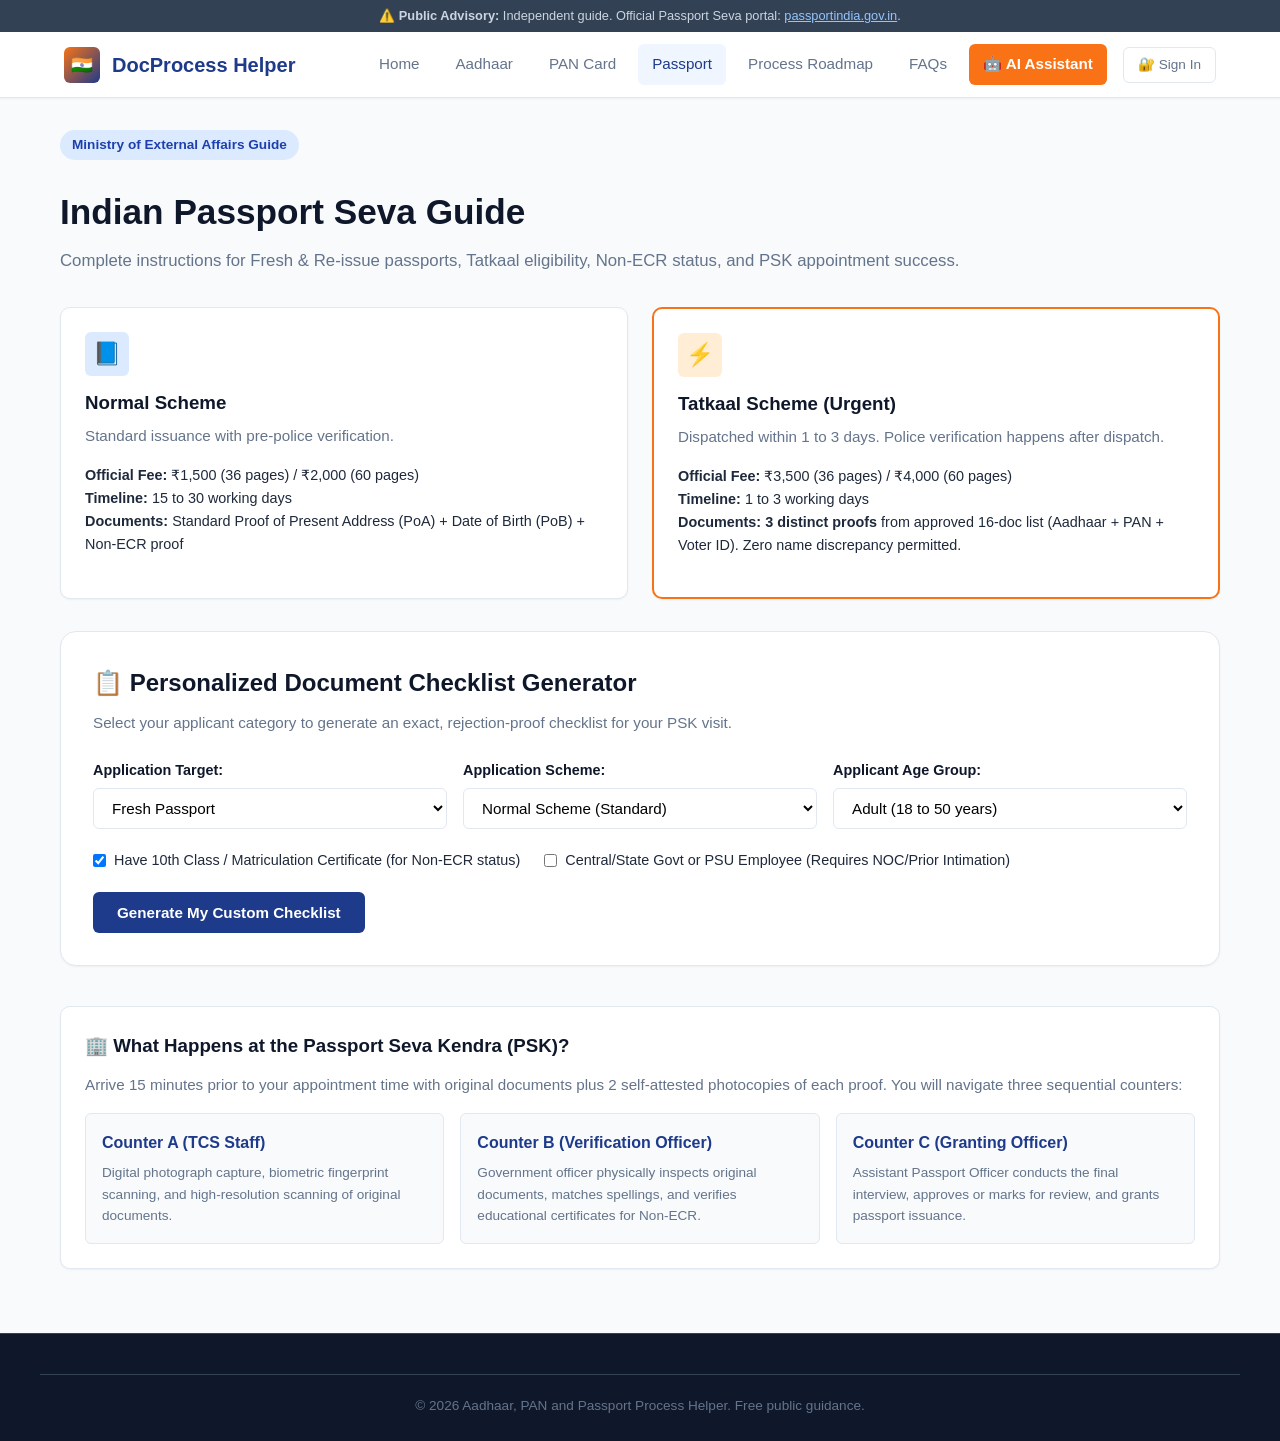
<file: frontend/pages/passport.html>
<!DOCTYPE html>
<html lang="en">
<head>
  <meta charset="UTF-8">
  <meta name="viewport" content="width=device-width, initial-scale=1.0">
  <title>Passport Seva Process Guide | Normal vs Tatkaal & Checklist</title>
  <link rel="stylesheet" href="../css/style.css">
  <link rel="stylesheet" href="../css/responsive.css">
</head>
<body>

  <aside class="gov-disclaimer-bar">
    <span>⚠️ <strong>Public Advisory:</strong> Independent guide. Official Passport Seva portal: <a href="https://passportindia.gov.in" target="_blank" rel="noopener">passportindia.gov.in</a>.</span>
  </aside>

  <header class="site-header">
    <div class="header-container">
      <a href="index.html" class="brand-logo">
        <div class="brand-icon">🇮🇳</div>
        <span>DocProcess Helper</span>
      </a>
      <button class="mobile-menu-btn" aria-label="Toggle navigation">☰</button>
      <nav class="main-nav">
        <a href="index.html">Home</a>
        <a href="aadhaar.html">Aadhaar</a>
        <a href="pan.html">PAN Card</a>
        <a href="passport.html" class="active">Passport</a>
        <a href="process-guide.html">Process Roadmap</a>
        <a href="faq.html">FAQs</a>
        <a href="chatbot.html" class="nav-cta">🤖 AI Assistant</a>
      </nav>
    </div>
  </header>

  <main class="content-area">
    <div style="margin-bottom: 32px;">
      <span class="hero-badge">Ministry of External Affairs Guide</span>
      <h1 style="font-size: 2.2rem; color: var(--secondary); margin: 8px 0;">Indian Passport Seva Guide</h1>
      <p style="color: var(--text-muted); font-size: 1.05rem;">
        Complete instructions for Fresh & Re-issue passports, Tatkaal eligibility, Non-ECR status, and PSK appointment success.
      </p>
    </div>

    <!-- Scheme Comparison -->
    <div class="grid-2" style="margin-bottom: 32px;">
      <!-- Normal Scheme -->
      <div class="card">
        <div class="card-icon blue">📘</div>
        <h3 style="margin: 12px 0 6px; color: var(--secondary);">Normal Scheme</h3>
        <p style="color: var(--text-muted); font-size: 0.95rem;">Standard issuance with pre-police verification.</p>
        <div style="margin: 16px 0; font-size: 0.9rem;">
          <p><strong>Official Fee:</strong> ₹1,500 (36 pages) / ₹2,000 (60 pages)</p>
          <p><strong>Timeline:</strong> 15 to 30 working days</p>
          <p><strong>Documents:</strong> Standard Proof of Present Address (PoA) + Date of Birth (PoB) + Non-ECR proof</p>
        </div>
      </div>

      <!-- Tatkaal Scheme -->
      <div class="card" style="border: 2px solid var(--accent);">
        <div class="card-icon orange">⚡</div>
        <h3 style="margin: 12px 0 6px; color: var(--secondary);">Tatkaal Scheme (Urgent)</h3>
        <p style="color: var(--text-muted); font-size: 0.95rem;">Dispatched within 1 to 3 days. Police verification happens after dispatch.</p>
        <div style="margin: 16px 0; font-size: 0.9rem;">
          <p><strong>Official Fee:</strong> ₹3,500 (36 pages) / ₹4,000 (60 pages)</p>
          <p><strong>Timeline:</strong> 1 to 3 working days</p>
          <p><strong>Documents:</strong> <strong>3 distinct proofs</strong> from approved 16-doc list (Aadhaar + PAN + Voter ID). Zero name discrepancy permitted.</p>
        </div>
      </div>
    </div>

    <!-- Interactive Custom Checklist Generator -->
    <section class="tool-box">
      <div class="tool-header">
        <h2 class="tool-title">📋 Personalized Document Checklist Generator</h2>
        <p style="color: var(--text-muted); font-size: 0.95rem;">
          Select your applicant category to generate an exact, rejection-proof checklist for your PSK visit.
        </p>
      </div>

      <form id="checklist-wizard-form">
        <div class="form-row">
          <div class="form-group">
            <label for="wizard-service">Application Target:</label>
            <select id="wizard-service">
              <option value="passport_fresh">Fresh Passport</option>
              <option value="passport_reissue">Re-issue (Renewal / Page Exhaustion)</option>
              <option value="passport_pcc">Police Clearance Certificate (PCC)</option>
            </select>
          </div>

          <div class="form-group">
            <label for="wizard-scheme">Application Scheme:</label>
            <select id="wizard-scheme">
              <option value="normal">Normal Scheme (Standard)</option>
              <option value="tatkaal">Tatkaal Scheme (Urgent)</option>
            </select>
          </div>

          <div class="form-group">
            <label for="wizard-age">Applicant Age Group:</label>
            <select id="wizard-age">
              <option value="adult">Adult (18 to 50 years)</option>
              <option value="minor">Minor (Under 18 years)</option>
              <option value="senior">Senior Citizen (50+ years)</option>
            </select>
          </div>
        </div>

        <div style="display: flex; gap: 24px; margin-bottom: 20px; flex-wrap: wrap;">
          <label style="display: flex; align-items: center; gap: 8px; cursor: pointer; font-size: 0.9rem;">
            <input type="checkbox" id="wizard-has-10th" checked>
            <span>Have 10th Class / Matriculation Certificate (for Non-ECR status)</span>
          </label>

          <label style="display: flex; align-items: center; gap: 8px; cursor: pointer; font-size: 0.9rem;">
            <input type="checkbox" id="wizard-govt">
            <span>Central/State Govt or PSU Employee (Requires NOC/Prior Intimation)</span>
          </label>
        </div>

        <button type="submit" class="btn btn-primary" style="padding: 12px 24px;">
          Generate My Custom Checklist
        </button>
      </form>

      <!-- Checklist Output Display -->
      <div id="checklist-output"></div>
    </section>

    <!-- PSK Navigation & Counter Tips -->
    <section class="card" style="margin-bottom: 32px;">
      <h3 style="color: var(--secondary); margin-bottom: 12px;">🏢 What Happens at the Passport Seva Kendra (PSK)?</h3>
      <p style="color: var(--text-muted); font-size: 0.95rem; line-height: 1.6; margin-bottom: 16px;">
        Arrive 15 minutes prior to your appointment time with original documents plus 2 self-attested photocopies of each proof. You will navigate three sequential counters:
      </p>

      <div style="display: grid; grid-template-columns: repeat(auto-fit, minmax(260px, 1fr)); gap: 16px;">
        <div style="background: #f8fafc; padding: 16px; border: 1px solid var(--border); border-radius: var(--radius-sm);">
          <strong style="color: var(--primary);">Counter A (TCS Staff)</strong>
          <p style="font-size: 0.85rem; color: var(--text-muted); margin-top: 6px;">
            Digital photograph capture, biometric fingerprint scanning, and high-resolution scanning of original documents.
          </p>
        </div>

        <div style="background: #f8fafc; padding: 16px; border: 1px solid var(--border); border-radius: var(--radius-sm);">
          <strong style="color: var(--primary);">Counter B (Verification Officer)</strong>
          <p style="font-size: 0.85rem; color: var(--text-muted); margin-top: 6px;">
            Government officer physically inspects original documents, matches spellings, and verifies educational certificates for Non-ECR.
          </p>
        </div>

        <div style="background: #f8fafc; padding: 16px; border: 1px solid var(--border); border-radius: var(--radius-sm);">
          <strong style="color: var(--primary);">Counter C (Granting Officer)</strong>
          <p style="font-size: 0.85rem; color: var(--text-muted); margin-top: 6px;">
            Assistant Passport Officer conducts the final interview, approves or marks for review, and grants passport issuance.
          </p>
        </div>
      </div>
    </section>

  </main>

  <footer class="site-footer">
    <div class="footer-bottom">
      <p>© 2026 Aadhaar, PAN and Passport Process Helper. Free public guidance.</p>
    </div>
  </footer>

  <script src="../js/main.js"></script>
  <script src="../js/checklist.js"></script>
</body>
</html>
</file>
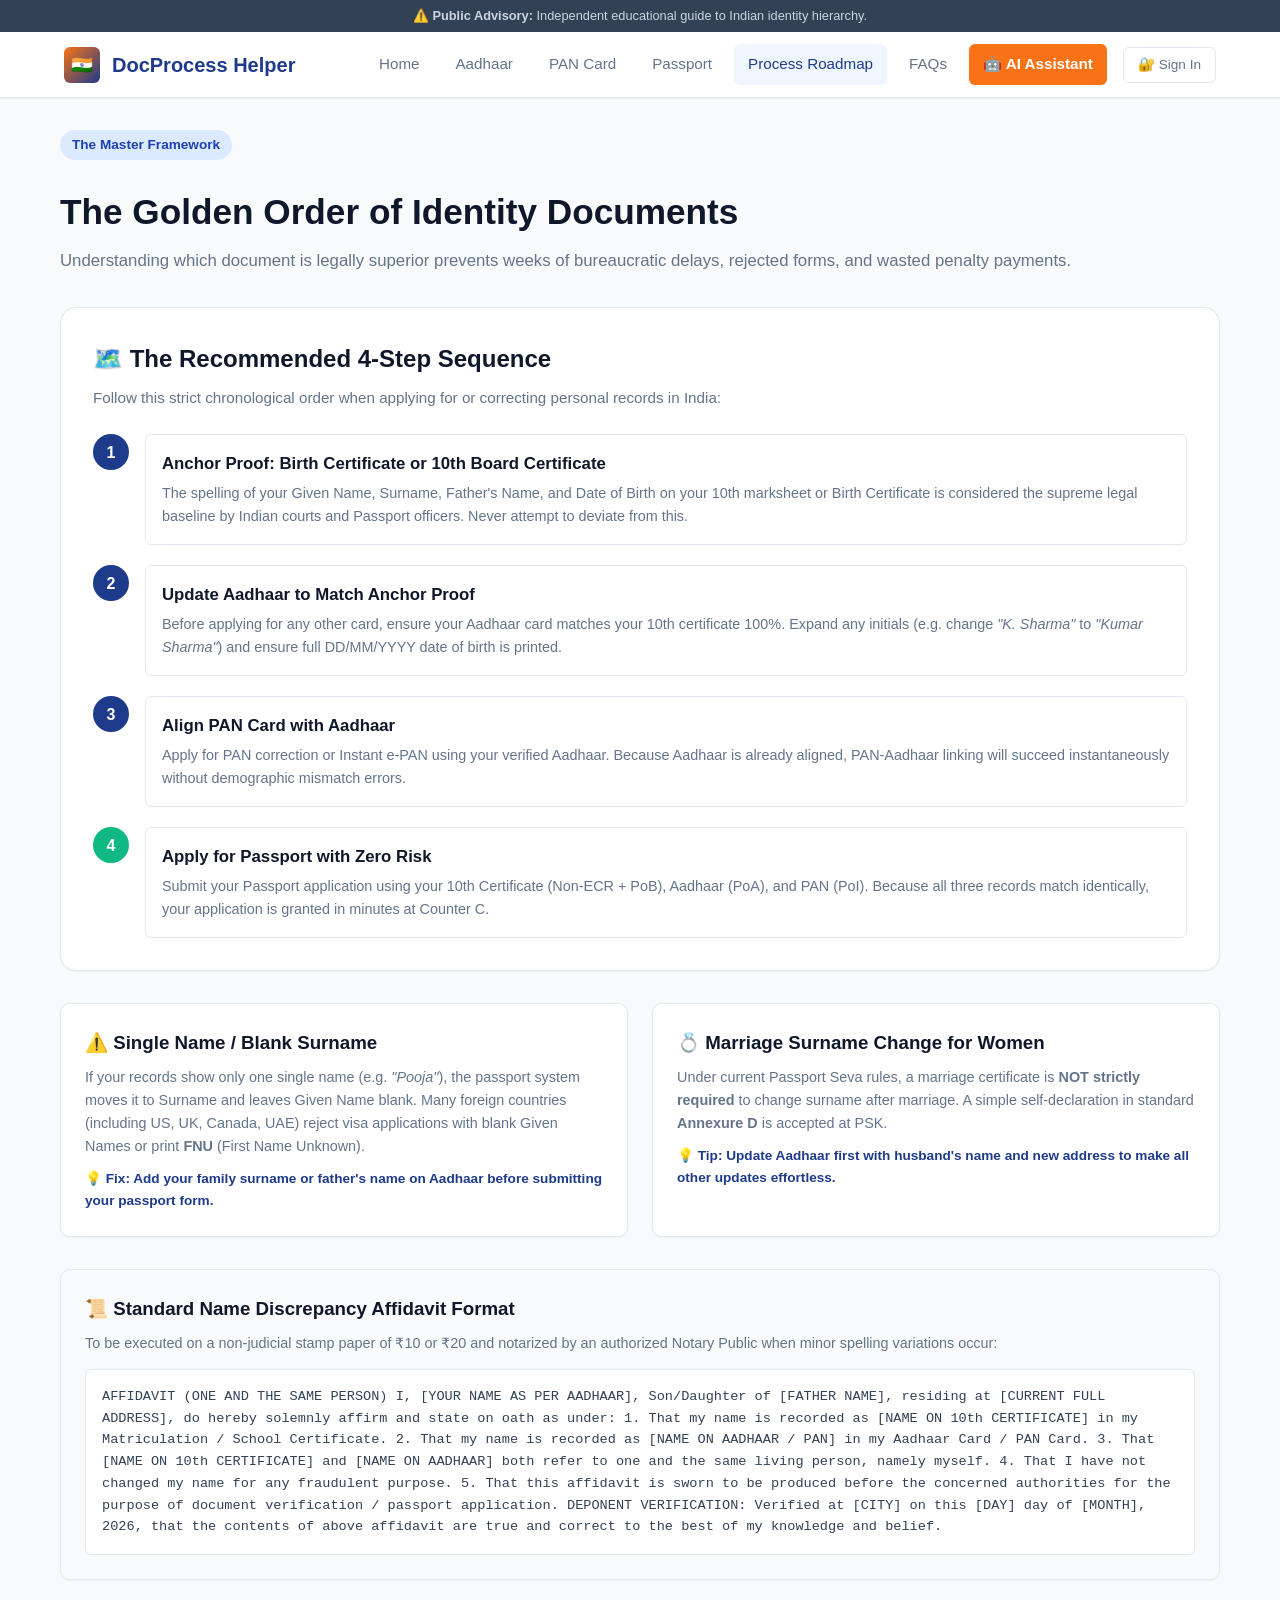
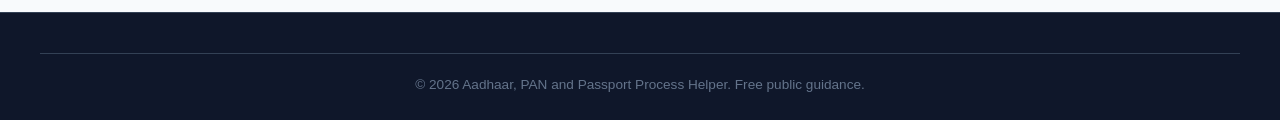
<file: frontend/pages/process-guide.html>
<!DOCTYPE html>
<html lang="en">
<head>
  <meta charset="UTF-8">
  <meta name="viewport" content="width=device-width, initial-scale=1.0">
  <title>Golden Order Process Roadmap & Name Mismatch Guide</title>
  <link rel="stylesheet" href="../css/style.css">
  <link rel="stylesheet" href="../css/responsive.css">
</head>
<body>

  <aside class="gov-disclaimer-bar">
    <span>⚠️ <strong>Public Advisory:</strong> Independent educational guide to Indian identity hierarchy.</span>
  </aside>

  <header class="site-header">
    <div class="header-container">
      <a href="index.html" class="brand-logo">
        <div class="brand-icon">🇮🇳</div>
        <span>DocProcess Helper</span>
      </a>
      <button class="mobile-menu-btn" aria-label="Toggle navigation">☰</button>
      <nav class="main-nav">
        <a href="index.html">Home</a>
        <a href="aadhaar.html">Aadhaar</a>
        <a href="pan.html">PAN Card</a>
        <a href="passport.html">Passport</a>
        <a href="process-guide.html" class="active">Process Roadmap</a>
        <a href="faq.html">FAQs</a>
        <a href="chatbot.html" class="nav-cta">🤖 AI Assistant</a>
      </nav>
    </div>
  </header>

  <main class="content-area">
    <div style="margin-bottom: 32px;">
      <span class="hero-badge">The Master Framework</span>
      <h1 style="font-size: 2.2rem; color: var(--secondary); margin: 8px 0;">The Golden Order of Identity Documents</h1>
      <p style="color: var(--text-muted); font-size: 1.05rem;">
        Understanding which document is legally superior prevents weeks of bureaucratic delays, rejected forms, and wasted penalty payments.
      </p>
    </div>

    <!-- The 4-Step Golden Sequence Timeline -->
    <section class="tool-box" style="margin-bottom: 32px;">
      <h2 class="tool-title">🗺️ The Recommended 4-Step Sequence</h2>
      <p style="color: var(--text-muted); font-size: 0.95rem; margin-bottom: 24px;">
        Follow this strict chronological order when applying for or correcting personal records in India:
      </p>

      <div style="display: flex; flex-direction: column; gap: 20px;">
        <div style="display: flex; gap: 16px; align-items: flex-start;">
          <div style="background: var(--primary); color: white; width: 36px; height: 36px; border-radius: 50%; display: flex; align-items: center; justify-content: center; font-weight: 700; flex-shrink: 0;">1</div>
          <div style="flex: 1; background: white; border: 1px solid var(--border); padding: 16px; border-radius: var(--radius-sm);">
            <strong style="color: var(--secondary); font-size: 1.05rem;">Anchor Proof: Birth Certificate or 10th Board Certificate</strong>
            <p style="color: var(--text-muted); font-size: 0.9rem; margin-top: 4px;">
              The spelling of your Given Name, Surname, Father's Name, and Date of Birth on your 10th marksheet or Birth Certificate is considered the supreme legal baseline by Indian courts and Passport officers. Never attempt to deviate from this.
            </p>
          </div>
        </div>

        <div style="display: flex; gap: 16px; align-items: flex-start;">
          <div style="background: var(--primary); color: white; width: 36px; height: 36px; border-radius: 50%; display: flex; align-items: center; justify-content: center; font-weight: 700; flex-shrink: 0;">2</div>
          <div style="flex: 1; background: white; border: 1px solid var(--border); padding: 16px; border-radius: var(--radius-sm);">
            <strong style="color: var(--secondary); font-size: 1.05rem;">Update Aadhaar to Match Anchor Proof</strong>
            <p style="color: var(--text-muted); font-size: 0.9rem; margin-top: 4px;">
              Before applying for any other card, ensure your Aadhaar card matches your 10th certificate 100%. Expand any initials (e.g. change <em>"K. Sharma"</em> to <em>"Kumar Sharma"</em>) and ensure full DD/MM/YYYY date of birth is printed.
            </p>
          </div>
        </div>

        <div style="display: flex; gap: 16px; align-items: flex-start;">
          <div style="background: var(--primary); color: white; width: 36px; height: 36px; border-radius: 50%; display: flex; align-items: center; justify-content: center; font-weight: 700; flex-shrink: 0;">3</div>
          <div style="flex: 1; background: white; border: 1px solid var(--border); padding: 16px; border-radius: var(--radius-sm);">
            <strong style="color: var(--secondary); font-size: 1.05rem;">Align PAN Card with Aadhaar</strong>
            <p style="color: var(--text-muted); font-size: 0.9rem; margin-top: 4px;">
              Apply for PAN correction or Instant e-PAN using your verified Aadhaar. Because Aadhaar is already aligned, PAN-Aadhaar linking will succeed instantaneously without demographic mismatch errors.
            </p>
          </div>
        </div>

        <div style="display: flex; gap: 16px; align-items: flex-start;">
          <div style="background: var(--success); color: white; width: 36px; height: 36px; border-radius: 50%; display: flex; align-items: center; justify-content: center; font-weight: 700; flex-shrink: 0;">4</div>
          <div style="flex: 1; background: white; border: 1px solid var(--border); padding: 16px; border-radius: var(--radius-sm);">
            <strong style="color: var(--secondary); font-size: 1.05rem;">Apply for Passport with Zero Risk</strong>
            <p style="color: var(--text-muted); font-size: 0.9rem; margin-top: 4px;">
              Submit your Passport application using your 10th Certificate (Non-ECR + PoB), Aadhaar (PoA), and PAN (PoI). Because all three records match identically, your application is granted in minutes at Counter C.
            </p>
          </div>
        </div>
      </div>
    </section>

    <!-- Specific Discrepancy Solutions -->
    <div class="grid-2" style="margin-bottom: 32px;">
      <!-- Single Name Issue -->
      <div class="card">
        <h3 style="color: var(--secondary); margin-bottom: 8px;">⚠️ Single Name / Blank Surname</h3>
        <p style="color: var(--text-muted); font-size: 0.9rem; line-height: 1.6;">
          If your records show only one single name (e.g. <em>"Pooja"</em>), the passport system moves it to Surname and leaves Given Name blank.
          Many foreign countries (including US, UK, Canada, UAE) reject visa applications with blank Given Names or print <strong>FNU</strong> (First Name Unknown).
        </p>
        <p style="font-size: 0.85rem; color: #1e3a8a; margin-top: 10px; font-weight: 600;">
          💡 Fix: Add your family surname or father's name on Aadhaar before submitting your passport form.
        </p>
      </div>

      <!-- Marriage Surname Change -->
      <div class="card">
        <h3 style="color: var(--secondary); margin-bottom: 8px;">💍 Marriage Surname Change for Women</h3>
        <p style="color: var(--text-muted); font-size: 0.9rem; line-height: 1.6;">
          Under current Passport Seva rules, a marriage certificate is <strong>NOT strictly required</strong> to change surname after marriage. A simple self-declaration in standard <strong>Annexure D</strong> is accepted at PSK.
        </p>
        <p style="font-size: 0.85rem; color: #1e3a8a; margin-top: 10px; font-weight: 600;">
          💡 Tip: Update Aadhaar first with husband's name and new address to make all other updates effortless.
        </p>
      </div>
    </div>

    <!-- Standard Affidavit Template -->
    <section class="card" style="background: #f8fafc; border: 1px solid var(--border);">
      <h3 style="color: var(--secondary); margin-bottom: 8px;">📜 Standard Name Discrepancy Affidavit Format</h3>
      <p style="color: var(--text-muted); font-size: 0.9rem; margin-bottom: 14px;">
        To be executed on a non-judicial stamp paper of ₹10 or ₹20 and notarized by an authorized Notary Public when minor spelling variations occur:
      </p>
      <div style="background: white; border: 1px solid var(--border); padding: 16px; border-radius: var(--radius-sm); font-family: monospace; font-size: 0.85rem; color: #334155; line-height: 1.6; max-height: 240px; overflow-y: auto;">
AFFIDAVIT (ONE AND THE SAME PERSON)

I, [YOUR NAME AS PER AADHAAR], Son/Daughter of [FATHER NAME], residing at [CURRENT FULL ADDRESS], do hereby solemnly affirm and state on oath as under:

1. That my name is recorded as [NAME ON 10th CERTIFICATE] in my Matriculation / School Certificate.
2. That my name is recorded as [NAME ON AADHAAR / PAN] in my Aadhaar Card / PAN Card.
3. That [NAME ON 10th CERTIFICATE] and [NAME ON AADHAAR] both refer to one and the same living person, namely myself.
4. That I have not changed my name for any fraudulent purpose.
5. That this affidavit is sworn to be produced before the concerned authorities for the purpose of document verification / passport application.

DEPONENT

VERIFICATION:
Verified at [CITY] on this [DAY] day of [MONTH], 2026, that the contents of above affidavit are true and correct to the best of my knowledge and belief.
      </div>
    </section>

  </main>

  <footer class="site-footer">
    <div class="footer-bottom">
      <p>© 2026 Aadhaar, PAN and Passport Process Helper. Free public guidance.</p>
    </div>
  </footer>

  <script src="../js/main.js"></script>
</body>
</html>
</file>
<file: frontend/css/style.css>
:root {
  --primary: #1e3a8a;          /* Deep Navy/Indigo */
  --primary-hover: #1e40af;
  --primary-light: #eff6ff;
  --secondary: #0f172a;        /* Dark Slate */
  --accent: #f97316;           /* Saffron Accent */
  --accent-hover: #ea580c;
  --success: #10b981;          /* Emerald Green */
  --success-bg: #ecfdf5;
  --warning: #f59e0b;          /* Amber */
  --warning-bg: #fffbeb;
  --danger: #ef4444;           /* Coral Red */
  --danger-bg: #fef2f2;
  --bg-main: #f8fafc;
  --bg-card: #ffffff;
  --text-main: #1e293b;
  --text-muted: #64748b;
  --border: #e2e8f0;
  --border-focus: #3b82f6;
  --radius-sm: 6px;
  --radius-md: 10px;
  --radius-lg: 16px;
  --shadow-sm: 0 1px 2px 0 rgb(0 0 0 / 0.05);
  --shadow-md: 0 4px 6px -1px rgb(0 0 0 / 0.1), 0 2px 4px -2px rgb(0 0 0 / 0.1);
  --shadow-lg: 0 10px 15px -3px rgb(0 0 0 / 0.1), 0 4px 6px -4px rgb(0 0 0 / 0.1);
  --font-family: -apple-system, BlinkMacSystemFont, "Segoe UI", Roboto, "Helvetica Neue", Arial, sans-serif;
}

* {
  margin: 0;
  padding: 0;
  box-sizing: border-box;
}

body {
  font-family: var(--font-family);
  background-color: var(--bg-main);
  color: var(--text-main);
  line-height: 1.6;
  min-height: 100vh;
  display: flex;
  flex-direction: column;
}

/* Disclaimer Bar */
.gov-disclaimer-bar {
  background: #334155;
  color: #cbd5e1;
  font-size: 0.8rem;
  padding: 6px 16px;
  text-align: center;
}
.gov-disclaimer-bar a {
  color: #93c5fd;
  text-decoration: underline;
}

/* Header & Navigation */
header.site-header {
  background: var(--bg-card);
  border-bottom: 1px solid var(--border);
  position: sticky;
  top: 0;
  z-index: 100;
  box-shadow: var(--shadow-sm);
}

.header-container {
  max-width: 1200px;
  margin: 0 auto;
  display: flex;
  align-items: center;
  justify-content: space-between;
  padding: 12px 24px;
}

.brand-logo {
  display: flex;
  align-items: center;
  gap: 12px;
  text-decoration: none;
  color: var(--primary);
  font-weight: 700;
  font-size: 1.25rem;
}

.brand-icon {
  width: 36px;
  height: 36px;
  background: linear-gradient(135deg, var(--accent) 0%, var(--primary) 100%);
  border-radius: var(--radius-sm);
  display: flex;
  align-items: center;
  justify-content: center;
  color: white;
  font-size: 1.1rem;
}

nav.main-nav {
  display: flex;
  align-items: center;
  gap: 8px;
}

nav.main-nav a {
  text-decoration: none;
  color: var(--text-muted);
  font-weight: 500;
  font-size: 0.95rem;
  padding: 8px 14px;
  border-radius: var(--radius-sm);
  transition: all 0.2s ease;
}

nav.main-nav a:hover,
nav.main-nav a.active {
  color: var(--primary);
  background: var(--primary-light);
}

.nav-cta {
  background: var(--accent) !important;
  color: white !important;
  font-weight: 600 !important;
}

.nav-cta:hover {
  background: var(--accent-hover) !important;
}

.mobile-menu-btn {
  display: none;
  background: none;
  border: none;
  font-size: 1.5rem;
  color: var(--secondary);
  cursor: pointer;
}

/* Main Container */
main.content-area {
  flex: 1;
  max-width: 1200px;
  width: 100%;
  margin: 0 auto;
  padding: 32px 20px;
}

/* Hero Section */
.hero-section {
  text-align: center;
  padding: 40px 20px 48px;
  background: linear-gradient(180deg, #eff6ff 0%, #f8fafc 100%);
  border-radius: var(--radius-lg);
  margin-bottom: 40px;
  border: 1px solid #dbeafe;
}

.hero-badge {
  display: inline-flex;
  align-items: center;
  gap: 6px;
  background: #dbeafe;
  color: #1e40af;
  padding: 4px 12px;
  border-radius: 9999px;
  font-size: 0.85rem;
  font-weight: 600;
  margin-bottom: 16px;
}

.hero-title {
  font-size: 2.5rem;
  font-weight: 800;
  color: var(--secondary);
  margin-bottom: 16px;
  letter-spacing: -0.025em;
}

.hero-subtitle {
  font-size: 1.15rem;
  color: var(--text-muted);
  max-width: 760px;
  margin: 0 auto 28px;
}

.hero-actions {
  display: flex;
  justify-content: center;
  gap: 16px;
  flex-wrap: wrap;
}

/* Buttons */
.btn {
  display: inline-flex;
  align-items: center;
  justify-content: center;
  gap: 8px;
  padding: 10px 20px;
  border-radius: var(--radius-sm);
  font-size: 0.95rem;
  font-weight: 600;
  text-decoration: none;
  cursor: pointer;
  border: none;
  transition: all 0.2s ease;
}

.btn-primary {
  background: var(--primary);
  color: white;
}
.btn-primary:hover {
  background: var(--primary-hover);
}

.btn-accent {
  background: var(--accent);
  color: white;
}
.btn-accent:hover {
  background: var(--accent-hover);
}

.btn-outline {
  background: transparent;
  border: 1px solid var(--border);
  color: var(--text-main);
}
.btn-outline:hover {
  background: #f1f5f9;
}

/* Cards & Grid */
.grid-3 {
  display: grid;
  grid-template-columns: repeat(3, 1fr);
  gap: 24px;
  margin-bottom: 40px;
}

.grid-2 {
  display: grid;
  grid-template-columns: repeat(2, 1fr);
  gap: 24px;
}

.card {
  background: var(--bg-card);
  border-radius: var(--radius-md);
  border: 1px solid var(--border);
  padding: 24px;
  box-shadow: var(--shadow-sm);
  transition: transform 0.2s ease, box-shadow 0.2s ease;
}

.card:hover {
  box-shadow: var(--shadow-md);
  transform: translateY(-2px);
}

.card-header {
  display: flex;
  align-items: center;
  gap: 12px;
  margin-bottom: 16px;
}

.card-icon {
  width: 44px;
  height: 44px;
  border-radius: var(--radius-sm);
  display: flex;
  align-items: center;
  justify-content: center;
  font-size: 1.4rem;
}

.card-icon.blue { background: #dbeafe; color: #1e40af; }
.card-icon.orange { background: #ffedd5; color: #c2410c; }
.card-icon.emerald { background: #d1fae5; color: #065f46; }

.card-title {
  font-size: 1.25rem;
  font-weight: 700;
  color: var(--secondary);
}

.card-body p {
  color: var(--text-muted);
  font-size: 0.95rem;
  margin-bottom: 16px;
}

.pill-list {
  display: flex;
  flex-wrap: wrap;
  gap: 8px;
  margin-bottom: 20px;
}

.pill {
  font-size: 0.8rem;
  padding: 4px 10px;
  border-radius: 9999px;
  background: #f1f5f9;
  color: #475569;
  font-weight: 500;
}

/* Tool / Mismatch Form Section */
.tool-box {
  background: var(--bg-card);
  border: 1px solid var(--border);
  border-radius: var(--radius-lg);
  padding: 32px;
  margin-bottom: 40px;
  box-shadow: var(--shadow-sm);
}

.tool-header {
  margin-bottom: 24px;
}

.tool-title {
  font-size: 1.5rem;
  font-weight: 700;
  color: var(--secondary);
  display: flex;
  align-items: center;
  gap: 10px;
  margin-bottom: 8px;
}

.form-group {
  margin-bottom: 20px;
}

.form-group label {
  display: block;
  font-size: 0.9rem;
  font-weight: 600;
  margin-bottom: 6px;
  color: var(--secondary);
}

.form-group input,
.form-group select,
.form-group textarea {
  width: 100%;
  padding: 10px 14px;
  border: 1px solid var(--border);
  border-radius: var(--radius-sm);
  font-size: 0.95rem;
  background: white;
  transition: border-color 0.15s ease;
}

.form-group input:focus,
.form-group select:focus,
.form-group textarea:focus {
  outline: none;
  border-color: var(--border-focus);
  box-shadow: 0 0 0 3px rgba(59, 130, 246, 0.15);
}

.form-row {
  display: grid;
  grid-template-columns: repeat(auto-fit, minmax(240px, 1fr));
  gap: 16px;
}

/* Diagnostic Output Container */
.diagnosis-container {
  margin-top: 24px;
  padding: 20px;
  border-radius: var(--radius-md);
  border: 1px solid var(--border);
  background: #f8fafc;
  display: none;
}

.diagnosis-container.visible {
  display: block;
  animation: fadeIn 0.3s ease;
}

.diagnosis-badge {
  display: inline-block;
  padding: 4px 12px;
  border-radius: 9999px;
  font-size: 0.85rem;
  font-weight: 700;
  margin-bottom: 12px;
}

.diagnosis-badge.high { background: var(--danger-bg); color: var(--danger); border: 1px solid #fecaca; }
.diagnosis-badge.medium { background: var(--warning-bg); color: var(--warning); border: 1px solid #fde68a; }
.diagnosis-badge.none { background: var(--success-bg); color: var(--success); border: 1px solid #a7f3d0; }

/* Checklist Items */
.checklist-item {
  display: flex;
  align-items: flex-start;
  gap: 12px;
  padding: 12px;
  background: white;
  border: 1px solid var(--border);
  border-radius: var(--radius-sm);
  margin-bottom: 10px;
}

.checklist-item input[type="checkbox"] {
  width: 18px;
  height: 18px;
  margin-top: 2px;
  cursor: pointer;
}

.checklist-item.checked {
  background: #f0fdf4;
  border-color: #bbf7d0;
}
.checklist-item.checked .item-title {
  text-decoration: line-through;
  color: #15803d;
}

/* Chatbot Page Styles */
.chat-window {
  display: flex;
  flex-direction: column;
  height: calc(100vh - 220px);
  min-height: 520px;
  background: var(--bg-card);
  border: 1px solid var(--border);
  border-radius: var(--radius-lg);
  overflow: hidden;
  box-shadow: var(--shadow-md);
}

.chat-header {
  background: var(--primary);
  color: white;
  padding: 16px 20px;
  display: flex;
  align-items: center;
  justify-content: space-between;
}

.chat-header-info {
  display: flex;
  align-items: center;
  gap: 12px;
}

.chat-avatar {
  width: 38px;
  height: 38px;
  background: rgba(255, 255, 255, 0.2);
  border-radius: 50%;
  display: flex;
  align-items: center;
  justify-content: center;
  font-size: 1.2rem;
}

.chat-messages {
  flex: 1;
  padding: 20px;
  overflow-y: auto;
  display: flex;
  flex-direction: column;
  gap: 16px;
  background: #f8fafc;
}

.message-bubble {
  max-width: 80%;
  padding: 14px 18px;
  border-radius: var(--radius-md);
  font-size: 0.95rem;
  line-height: 1.5;
}

.message-bubble.bot {
  align-self: flex-start;
  background: white;
  border: 1px solid var(--border);
  color: var(--text-main);
  border-bottom-left-radius: 2px;
  box-shadow: var(--shadow-sm);
}

.message-bubble.user {
  align-self: flex-end;
  background: var(--primary);
  color: white;
  border-bottom-right-radius: 2px;
}

.suggestion-chips {
  display: flex;
  flex-wrap: wrap;
  gap: 8px;
  padding: 12px 20px;
  background: white;
  border-top: 1px solid var(--border);
}

.chip-btn {
  background: #eff6ff;
  border: 1px solid #bfdbfe;
  color: #1e40af;
  padding: 6px 12px;
  border-radius: 9999px;
  font-size: 0.85rem;
  cursor: pointer;
  transition: all 0.15s ease;
}

.chip-btn:hover {
  background: #dbeafe;
}

.chat-input-bar {
  display: flex;
  gap: 12px;
  padding: 16px 20px;
  background: white;
  border-top: 1px solid var(--border);
}

.chat-input-bar input {
  flex: 1;
  padding: 12px 16px;
  border: 1px solid var(--border);
  border-radius: var(--radius-sm);
  font-size: 0.95rem;
}

/* Accordion FAQs */
.accordion-item {
  background: white;
  border: 1px solid var(--border);
  border-radius: var(--radius-sm);
  margin-bottom: 12px;
  overflow: hidden;
}

.accordion-title {
  width: 100%;
  text-align: left;
  padding: 16px 20px;
  font-weight: 600;
  font-size: 1rem;
  background: none;
  border: none;
  cursor: pointer;
  display: flex;
  justify-content: space-between;
  align-items: center;
  color: var(--secondary);
}

.accordion-title:hover {
  background: #f8fafc;
}

.accordion-body {
  padding: 0 20px 16px;
  color: var(--text-muted);
  font-size: 0.95rem;
  display: none;
}

.accordion-item.active .accordion-body {
  display: block;
}
.accordion-item.active .accordion-title {
  color: var(--primary);
}

/* Footer */
footer.site-footer {
  background: var(--secondary);
  color: #94a3b8;
  padding: 40px 20px 24px;
  margin-top: auto;
  border-top: 1px solid #334155;
}

.footer-container {
  max-width: 1200px;
  margin: 0 auto;
  display: grid;
  grid-template-columns: 2fr 1fr 1fr 1fr;
  gap: 32px;
  margin-bottom: 32px;
}

.footer-col h4 {
  color: white;
  font-size: 1rem;
  margin-bottom: 14px;
}

.footer-col ul {
  list-style: none;
}

.footer-col ul li {
  margin-bottom: 8px;
}

.footer-col ul li a {
  color: #cbd5e1;
  text-decoration: none;
  font-size: 0.9rem;
}

.footer-col ul li a:hover {
  color: white;
  text-decoration: underline;
}

.footer-bottom {
  max-width: 1200px;
  margin: 0 auto;
  text-align: center;
  font-size: 0.85rem;
  border-top: 1px solid #334155;
  padding-top: 20px;
  color: #64748b;
}

/* Animations */
@keyframes fadeIn {
  from { opacity: 0; transform: translateY(6px); }
  to { opacity: 1; transform: translateY(0); }
}

/* Print Styles */
@media print {
  header.site-header,
  footer.site-footer,
  .gov-disclaimer-bar,
  .btn,
  .chat-input-bar,
  .suggestion-chips {
    display: none !important;
  }
  body, main.content-area {
    background: white;
    padding: 0;
  }
  .card, .tool-box {
    border: none;
    box-shadow: none;
  }
}

/* ==========================================================================
   Authentication & Citizen Dashboard Styles
   ========================================================================== */

.auth-wrapper {
  max-width: 480px;
  margin: 40px auto;
  padding: 0 16px;
}

.auth-card {
  background: var(--bg-card);
  border: 1px solid var(--border);
  border-radius: var(--radius-lg);
  box-shadow: var(--shadow-lg);
  overflow: hidden;
}

.auth-header {
  background: linear-gradient(135deg, #1e3a8a 0%, #1e40af 100%);
  color: white;
  padding: 28px 24px;
  text-align: center;
}

.auth-header-icon {
  width: 56px;
  height: 56px;
  background: rgba(255, 255, 255, 0.15);
  border-radius: 50%;
  display: flex;
  align-items: center;
  justify-content: center;
  font-size: 1.8rem;
  margin: 0 auto 12px auto;
}

.auth-header h2 {
  font-size: 1.4rem;
  font-weight: 700;
  margin-bottom: 4px;
}

.auth-header p {
  font-size: 0.85rem;
  color: #bfdbfe;
}

.auth-tabs {
  display: flex;
  background: #f1f5f9;
  border-bottom: 1px solid var(--border);
}

.auth-tab-btn {
  flex: 1;
  padding: 12px 16px;
  background: transparent;
  border: none;
  font-size: 0.95rem;
  font-weight: 600;
  color: var(--text-muted);
  cursor: pointer;
  transition: all 0.2s ease;
  border-bottom: 3px solid transparent;
}

.auth-tab-btn.active {
  color: var(--primary);
  background: var(--bg-card);
  border-bottom-color: var(--primary);
}

.auth-body {
  padding: 24px;
}

.auth-demo-badge {
  background: #eff6ff;
  border: 1px dashed #93c5fd;
  border-radius: var(--radius-md);
  padding: 12px 14px;
  margin-bottom: 20px;
  display: flex;
  align-items: center;
  justify-content: space-between;
  gap: 12px;
}

.auth-demo-info {
  font-size: 0.8rem;
  color: #1e40af;
  line-height: 1.4;
}

.auth-demo-btn {
  background: #2563eb;
  color: white;
  border: none;
  border-radius: var(--radius-sm);
  padding: 6px 12px;
  font-size: 0.75rem;
  font-weight: 600;
  cursor: pointer;
  white-space: nowrap;
  transition: background 0.15s ease;
}

.auth-demo-btn:hover {
  background: #1d4ed8;
}

.auth-form-group {
  margin-bottom: 18px;
}

.auth-form-group label {
  display: block;
  font-size: 0.85rem;
  font-weight: 600;
  color: var(--text-main);
  margin-bottom: 6px;
}

.auth-input-wrapper {
  position: relative;
  display: flex;
  align-items: center;
}

.auth-input-wrapper input {
  width: 100%;
  padding: 10px 14px;
  border: 1px solid var(--border);
  border-radius: var(--radius-md);
  font-size: 0.95rem;
  outline: none;
  transition: border-color 0.15s ease, box-shadow 0.15s ease;
  font-family: inherit;
}

.auth-input-wrapper input:focus {
  border-color: var(--border-focus);
  box-shadow: 0 0 0 3px rgba(59, 130, 246, 0.15);
}

.auth-pwd-toggle {
  position: absolute;
  right: 12px;
  background: none;
  border: none;
  cursor: pointer;
  font-size: 1rem;
  color: var(--text-muted);
  padding: 4px;
}

.auth-alert {
  padding: 10px 14px;
  border-radius: var(--radius-md);
  font-size: 0.85rem;
  margin-bottom: 16px;
  display: none;
}

.auth-alert.error {
  display: block;
  background: #fef2f2;
  border: 1px solid #fecaca;
  color: #991b1b;
}

.auth-alert.success {
  display: block;
  background: #ecfdf5;
  border: 1px solid #a7f3d0;
  color: #065f46;
}

.auth-submit-btn {
  width: 100%;
  padding: 12px;
  background: var(--primary);
  color: white;
  border: none;
  border-radius: var(--radius-md);
  font-size: 1rem;
  font-weight: 600;
  cursor: pointer;
  transition: background 0.2s ease;
}

.auth-submit-btn:hover {
  background: var(--primary-hover);
}

.auth-submit-btn:disabled {
  opacity: 0.65;
  cursor: not-allowed;
}

/* Nav User Pill */
.nav-user-pill {
  display: inline-flex;
  align-items: center;
  gap: 8px;
  background: #eff6ff;
  border: 1px solid #bfdbfe;
  padding: 4px 12px;
  border-radius: 20px;
  font-size: 0.85rem;
  color: #1e40af;
  font-weight: 600;
  text-decoration: none;
}

.nav-user-pill:hover {
  background: #dbeafe;
}

.nav-logout-btn {
  background: none;
  border: 1px solid var(--border);
  color: #64748b;
  padding: 4px 10px;
  border-radius: var(--radius-sm);
  font-size: 0.8rem;
  cursor: pointer;
  transition: all 0.15s ease;
  margin-left: 6px;
}

.nav-logout-btn:hover {
  background: #fee2e2;
  border-color: #fca5a5;
  color: #991b1b;
}

/* Dashboard Styling */
.dashboard-container {
  max-width: 1100px;
  margin: 30px auto;
  padding: 0 20px;
}

.dashboard-hero {
  background: linear-gradient(135deg, #1e3a8a 0%, #0f172a 100%);
  color: white;
  border-radius: var(--radius-lg);
  padding: 32px 28px;
  margin-bottom: 24px;
  display: flex;
  justify-content: space-between;
  align-items: center;
  flex-wrap: wrap;
  gap: 20px;
}

.dashboard-profile-info {
  display: flex;
  align-items: center;
  gap: 16px;
}

.dashboard-avatar {
  width: 64px;
  height: 64px;
  background: #3b82f6;
  border-radius: 50%;
  display: flex;
  align-items: center;
  justify-content: center;
  font-size: 1.8rem;
  color: white;
  font-weight: 700;
  box-shadow: var(--shadow-md);
}

.dashboard-stats-grid {
  display: grid;
  grid-template-columns: repeat(auto-fit, minmax(220px, 1fr));
  gap: 16px;
  margin-bottom: 28px;
}

.dashboard-stat-card {
  background: var(--bg-card);
  border: 1px solid var(--border);
  border-radius: var(--radius-md);
  padding: 20px;
  display: flex;
  align-items: center;
  gap: 16px;
  box-shadow: var(--shadow-sm);
}

.dashboard-stat-icon {
  width: 48px;
  height: 48px;
  border-radius: var(--radius-md);
  display: flex;
  align-items: center;
  justify-content: center;
  font-size: 1.5rem;
}

.dashboard-section-title {
  font-size: 1.2rem;
  font-weight: 700;
  color: var(--secondary);
  margin-bottom: 16px;
  display: flex;
  align-items: center;
  gap: 8px;
}
</file>
<file: frontend/css/responsive.css>
/* Responsive Media Queries */

@media (max-width: 1024px) {
  .grid-3 {
    grid-template-columns: repeat(2, 1fr);
  }
  .footer-container {
    grid-template-columns: repeat(2, 1fr);
  }
}

@media (max-width: 768px) {
  .header-container {
    padding: 12px 16px;
  }

  .mobile-menu-btn {
    display: block;
  }

  nav.main-nav {
    display: none;
    position: absolute;
    top: 100%;
    left: 0;
    right: 0;
    background: white;
    flex-direction: column;
    padding: 16px;
    border-bottom: 1px solid var(--border);
    box-shadow: var(--shadow-md);
  }

  nav.main-nav.open {
    display: flex;
  }

  nav.main-nav a {
    width: 100%;
    padding: 10px 14px;
  }

  .hero-title {
    font-size: 1.85rem;
  }

  .hero-subtitle {
    font-size: 1rem;
  }

  .grid-3, .grid-2 {
    grid-template-columns: 1fr;
  }

  .tool-box {
    padding: 20px 16px;
  }

  .chat-window {
    height: calc(100vh - 180px);
  }

  .message-bubble {
    max-width: 90%;
  }

  .footer-container {
    grid-template-columns: 1fr;
    gap: 24px;
  }
}
</file>
